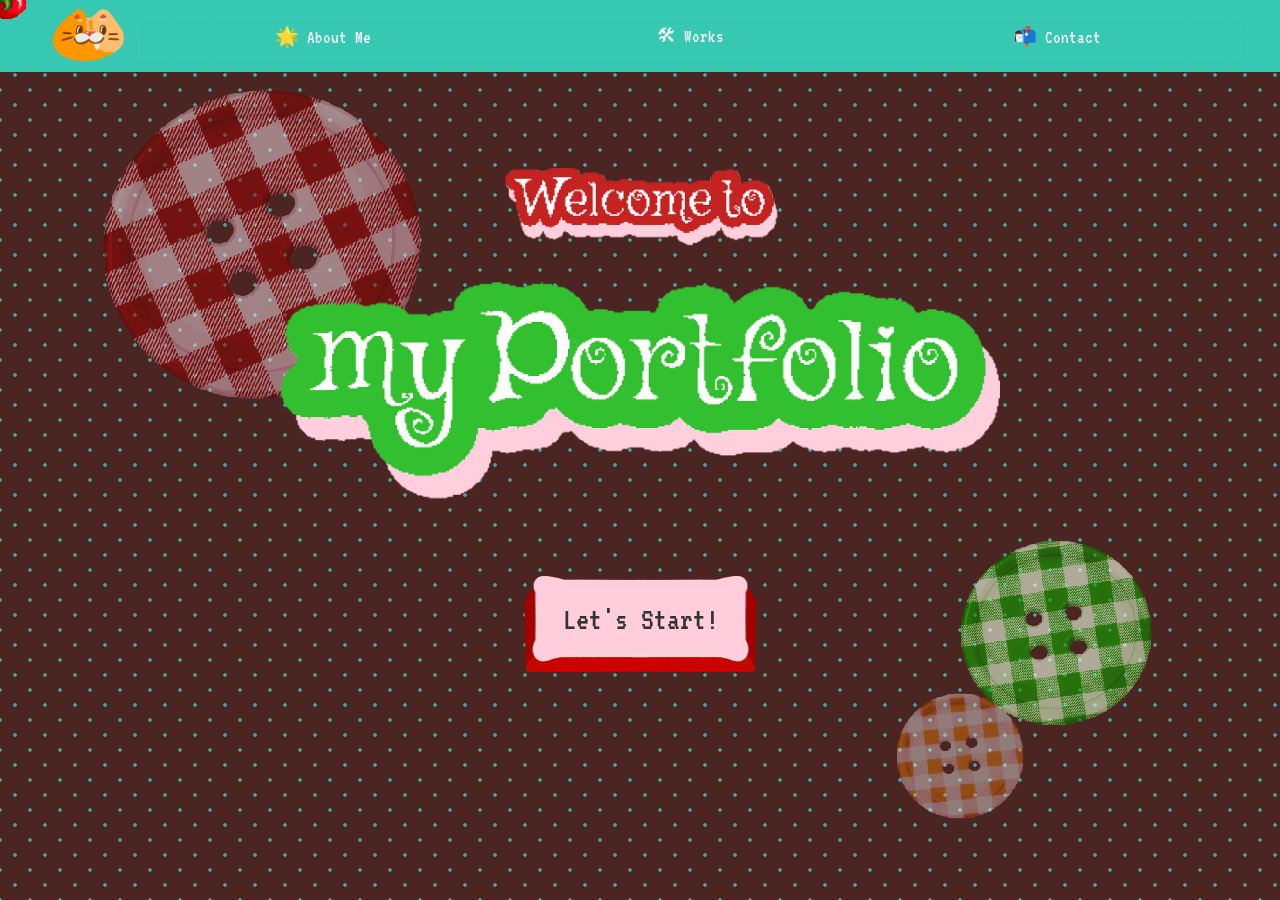
<file: index.html>
<!DOCTYPE html>
<html lang="en">
  <head>
    <meta charset="UTF-8" />
    <meta name="viewport" content="width=device-width, initial-scale=1.0" />
    <title>Pun's Folio</title>
    <link rel="stylesheet" href="styles.css" />
    <link rel="preconnect" href="https://fonts.googleapis.com" />
    <link rel="preconnect" href="https://fonts.gstatic.com" crossorigin />
    <link
      href="https://fonts.googleapis.com/css2?family=Aldrich&family=Almendra:ital,wght@0,400;0,700;1,400;1,700&family=Audiowide&family=DotGothic16&family=DynaPuff:wght@400..700&family=Griffy&family=Irish+Grover&family=Jacquard+12&family=Jockey+One&family=Love+Ya+Like+A+Sister&family=Russo+One&family=UnifrakturMaguntia&family=VT323&display=swap"
      rel="stylesheet"
    />
    <title>Hi! I'm Pun- a traditional and digital artist and illustrator who also loves to animate and create interactive experiences.</title>
    <meta name="Hello, world! I'm Pun. 
    I spend my days turning daydreams into 2D illustrations, obsessed with bringing chaos, whimsy, and cutesy stuff back to the web. 
    Right now, I'm on a quest to master Motion Graphics and  UI/UX — teaching my static drawings how to move and interact with the world. 
    My goal is to make the design weirder, cuter, and fun. 
    I also love to explore and practice all kinds of traditional art mediums whether it's oil pastel, gouache, oil paint, lino-cutting, silk painting, or tattooing. 
    I would describe my artstyles as sketchy, consisting of harsh strokes, no lines, and vibrant colors."
    content="A passionate artist and illustrator specializing in traditional and digital mediums, dedicated to creating whimsical and vibrant artworks while exploring motion graphics and UI/UX design.">
  </head>

  <body>
    
    <div id="npc-follower"><img src="images/cursor.png" alt="" /></div>
    <div class="sparkle"></div>
    <div class="container">
      <!-- Header -->
       <header>
     <!-- Dropdown Menu -->
       <a href="index.html"><div class="logo">
          <img src="main-images/fat-cat.png" alt="Pun's logo" /></div>
      </a>
        <div class="dropdown-wrapper">
          <button class="dropdown-btn">Menu ▼</button>
          <nav class="nav dropdown-menu" id="site-navigation">
            <a href="about.html">🌟 About Me</a>
            <a href="works.html">🛠 Works</a>
            <a href="contact.html">📬 Contact</a>
          </nav>
          
        </div>
     
      </header>
      <!-- Main Title -->
      <div id="deco-buttons">
        <img id="red-btn" src="main-images/red-btn.png" alt="red button" />
        <img id="yellow-btn" src="main-images/yellow-btn.png" alt="yellow button" />
        <img id="green-btn" src="main-images/green-btn.png" alt="green button" />
      </div>
      <div id="title">
        <img
          id="welcome-to"
          src="main-images/welcome-to.png"
          alt="welcome to"
        />
        <img
          id="my-portfolio"
          src="main-images/my-portfolio.png"
          alt="my portfolio"
        />
      
      <div id="start-exit-buttons">
    
    
    <div id="lets-start"> 
        <p id="lets-start-text">Let's Start!</p>
        <a href="about.html"><img src="main-images/exit.png" alt="let's start"></a>
    </div>
</div>
    </div>

    <script src="animate.js"></script>
  </body>
  <!-- Main Title -->
</html>
</file>
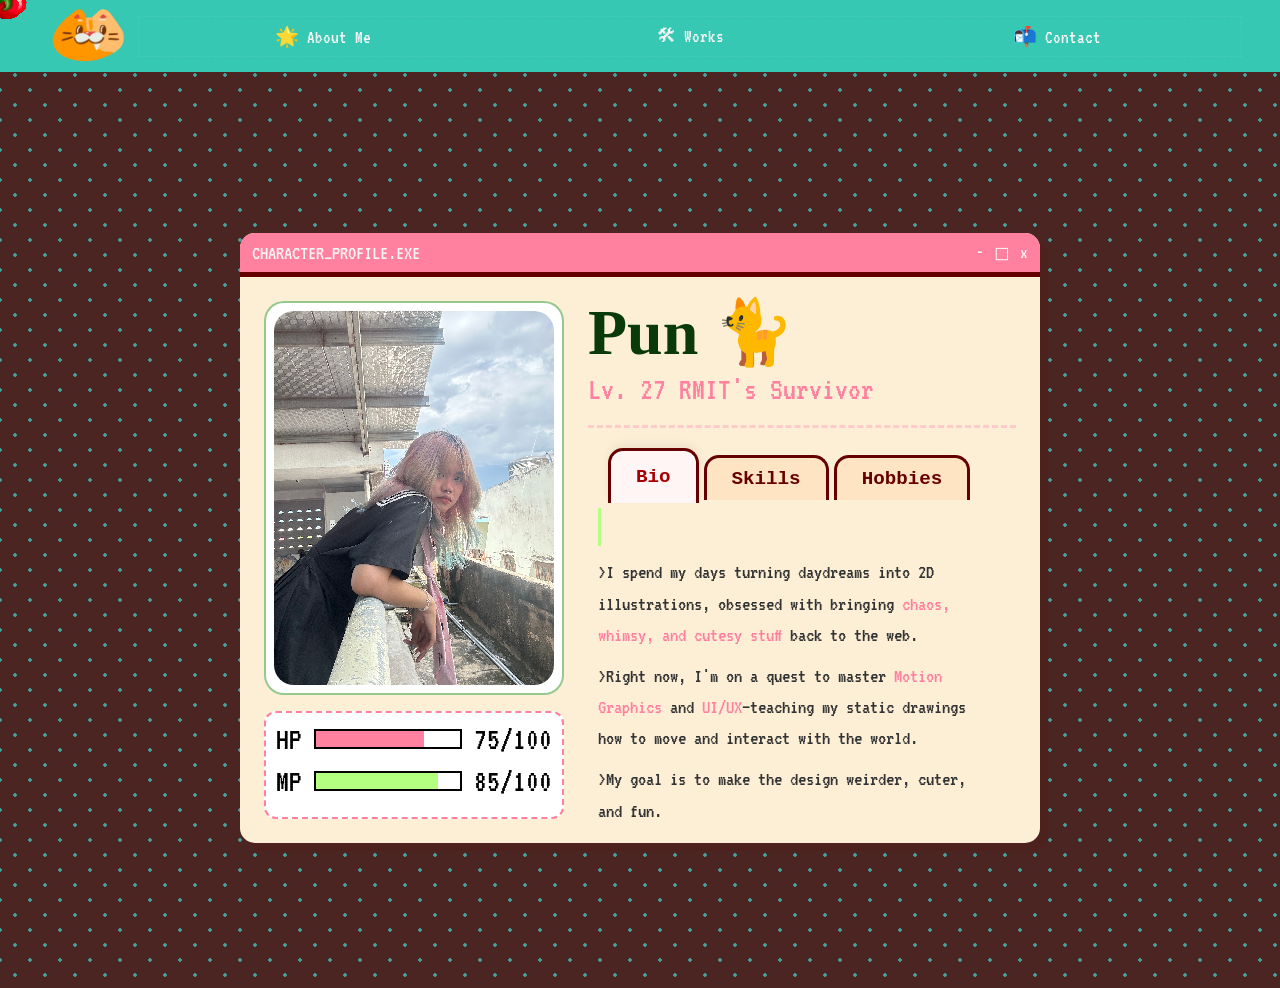
<file: about.html>
<!DOCTYPE html>
<html lang="en">
<head>
    <meta charset="UTF-8">
    <meta name="viewport" content="width=device-width, initial-scale=1.0">
    <title>Pun's Folio</title>
    <link rel="stylesheet" href="styles.css">
    <link href="https://fonts.googleapis.com/css2?family=DotGothic16&family=Rubik+Bubbles&family=VT323&family=UnifrakturMaguntia&display=swap" rel="stylesheet">
    <title>Hi! I'm Pun- a traditional and digital artist and illustrator who also loves to animate and create interactive experiences.</title>
    <meta name="Hello, world! I'm Pun. 
    I spend my days turning daydreams into 2D illustrations, obsessed with bringing chaos, whimsy, and cutesy stuff back to the web. 
    Right now, I'm on a quest to master Motion Graphics and  UI/UX — teaching my static drawings how to move and interact with the world. 
    My goal is to make the design weirder, cuter, and fun. 
    I also love to explore and practice all kinds of traditional art mediums whether it's oil pastel, gouache, oil paint, lino-cutting, silk painting, or tattooing. 
    I would describe my artstyles as sketchy, consisting of harsh strokes, no lines, and vibrant colors."
    content="A passionate artist and illustrator specializing in traditional and digital mediums, dedicated to creating whimsical and vibrant artworks while exploring motion graphics and UI/UX design.">
<body>
    <div id="npc-follower"><img src="images/cursor.png" alt=""></div>
    <div class="sparkle"></div>
    <div class="container">
        <!-- Header -->
        <header>
            <a href="index.html"><div class="logo">
            <img src="main-images/fat-cat.png" alt="Pun's logo"/> 
                </div></a>

            <!-- Dropdown Menu -->
            <div class="dropdown-wrapper">
                
                <button class="dropdown-btn">Menu ▼</button>
                <nav class="nav dropdown-menu" id="site-navigation">
                    <a href="about.html">🌟 About Me</a>
                    <a href="works.html">🛠 Works</a>
                    <a href="contact.html">📬 Contact</a>
                </nav>
                
            </div>
        </header>
<section id="about" class="about-section">
    
    <div class="character-card">
        
        <div class="window-header">
            <span>CHARACTER_PROFILE.EXE</span>
            <div class="window-controls">
    <span class="win-btn">-</span>
    <span class="win-btn max-btn" onclick="toggleMaximize(this)">◻</span> 
    <span class="win-btn close-btn" onclick="closeFolder('project-folio')">x</span>
</div>
        </div>
        <div id="retro-popup" class="retro-popup">
    <div class="popup-header">
        <span>SYSTEM_ERROR</span>
        <a href="about.html"><span id="x">X</span></a>
    </div>
    <div class="popup-body">
        <div class="error-icon">⚠️</div>
        <div class="error-msg">
            <p>Wait!!! You haven't finished looking at my portfolio yet!
               Do you really want to leave? 🥹
            </p>
            <a href="index.html"><button class="ok-btn">Yes</button></a>
            <a href="about.html"><button class="cancel-btn">I'll stay!!!</button></a>
        </div>
    </div>
        </div>
        <div class="rpg-content">
            <div class="avatar-container">
                <div class="pixel-frame">
                    <img src="aboutme-images/avatar.jpeg" alt="Pun's Avatar">
                </div>
                <div class="status-bars">
                    <div class="bar-row">
                        <span>HP</span>
                        <div class="bar-container"><div class="bar-fill hp" style="width: 75%;"></div></div>
                        <span>75/100</span>
                    </div>
                    <div class="bar-row">
                        <span>MP</span>
                        <div class="bar-container"><div class="bar-fill mp" style="width: 85%;"></div></div>
                        <span>85/100</span>
                    </div>
                </div>
            </div>

            <div class="info-container">
                <h2 class="char-name" style="font-family: Griffy,cursive;">Pun 🐈</h2>
                <p class="char-class" >Lv. 27 RMIT's Survivor</p>

                <div class="rpg-tabs">
                    <button class="tab-btn active" data-target="bio">Bio</button>
                    <button class="tab-btn" data-target="skills">Skills</button>
                    <button class="tab-btn" data-target="likes">Hobbies</button>
                </div>

                <div class="tab-content-wrapper">
                    
                    <div id="bio" class="tab-content active">
                         <p class="typewriter">
                         >Hello, world! I'm Pun. 👾
                         </p>
                         <p class="bio-text">
                         >I spend my days turning daydreams into 2D illustrations, obsessed with bringing <strong>chaos, whimsy, and cutesy stuff</strong> back to the web. 
                         </p>
                         <p class="bio-text">
                         >Right now, I'm on a quest to master <strong>Motion Graphics</strong> and <strong>UI/UX</strong>—teaching my static drawings how to move and interact with the world.
                         </p>
                         <p class="bio-text">
                         >My goal is to make the design weirder, cuter, and fun.
                         </p>
                         <p class="bio-text">
                         >I also love to explore and practice all kinds of traditional art mediums whether it's oil pastel, gouache, oil paint, lino-cutting, silk painting, or tattooing.
                         </p>  
                         <p class="bio-text">
                         >I describe my artstyles as sketchy, consisting of harsh strokes, no lines, and vibrant colors.
                         </p>
                    </div>
         
                    <div id="skills" class="tab-content">
                        <ul class="skill-list">
                            <li>> Illustration <span class="stars">★★★★★</span></li>
                            <li>> Traditional Arts & Crafts <span class="stars">★★★★★</span></li>
                            <li>> Graphic Design <span class="stars">★★★★★</span></li>
                            <li>> Motion Graphics/ Animation <span class="stars">★★★★☆</span></li>
                            <li>> UI/UX Design <span class="stars">★★★☆☆</span></li>
                            <li>> Cats'lover <span class="stars">♾️</span></li></ul>
                    </div>

                    <div id="likes" class="tab-content">
                        <div class="inventory-grid">
                            <div class="item" title="A fluffy companion">🐈<br><span>Catssss</span></div>
                            <div class="item" title="Fuel for coding">🍵<br><span>Matcha</span></div>
                            <div class="item" title="Retro consoles & handhelds">☘️<br><span>Cozy Games</span></div>
                            <div class="item" title="Nostalgic web design">🌐<br><span>Creative Websites</span></div>
                            <div class="item" title="Weird & cute things">🍄<br><span>Tattooing</span></div>
                            <div class="item" title="Weird & cute things">🎨<br><span>Arts & Crafts</span></div>
                        </div>
                    </div>

                </div>
            </div>
        </div>
    </div>
</section>
  <script src="animate.js">
  </script>
</body>
</html>
</file>
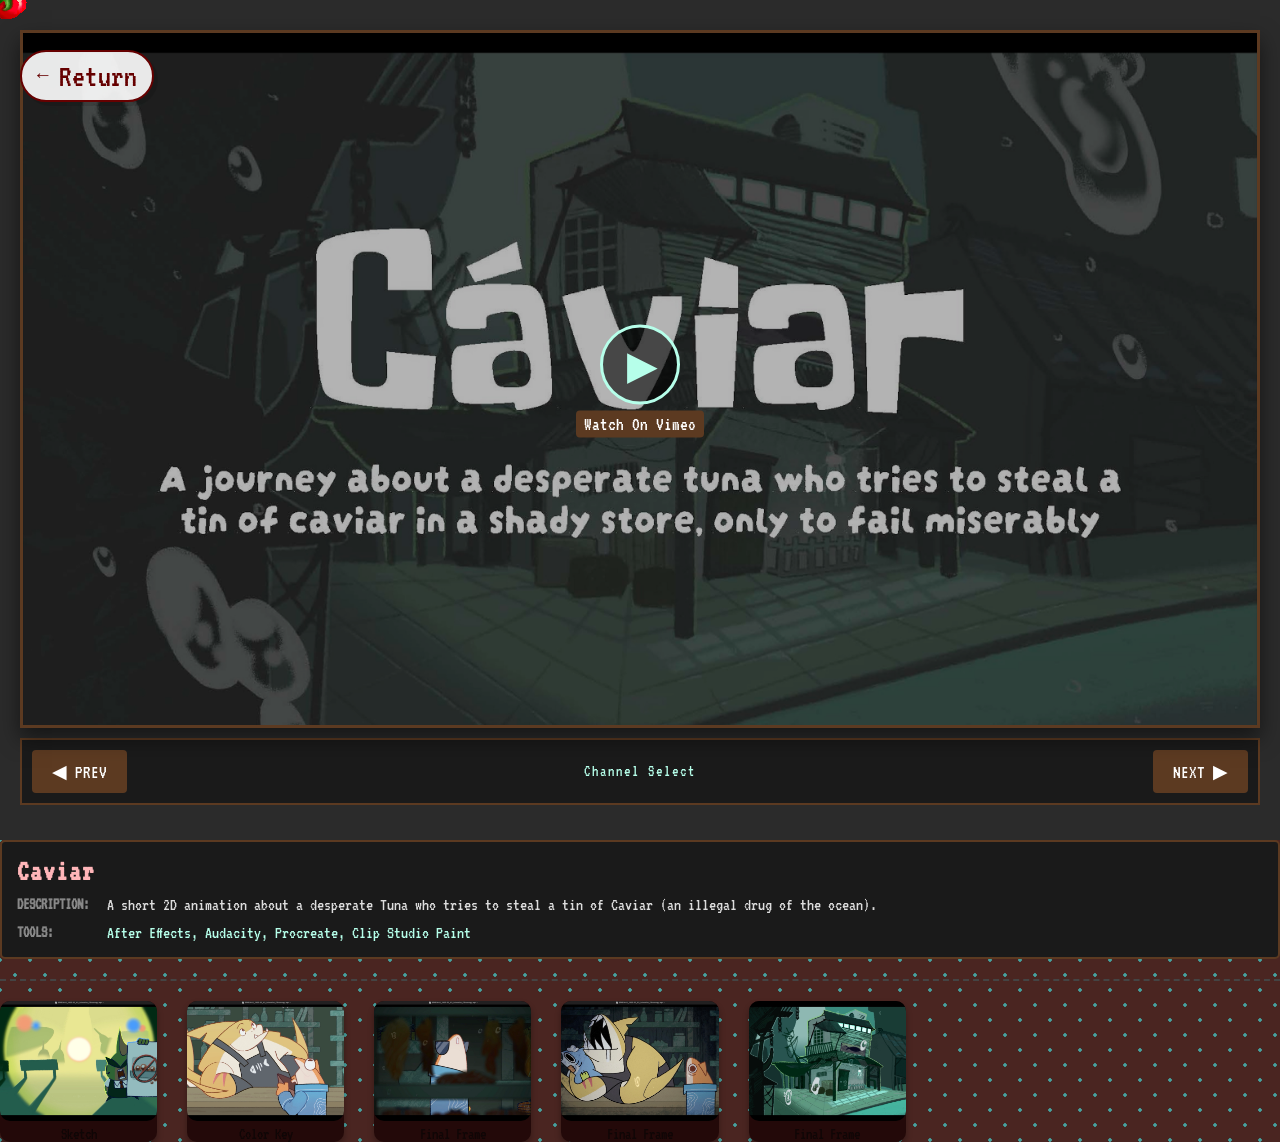
<file: animation.html>
<!DOCTYPE html>
<html lang="en">
  <head>
    <meta charset="UTF-8" />
    <meta name="viewport" content="width=device-width, initial-scale=1.0" />
    <title>Pun's Folio</title>
    <link rel="stylesheet" href="styles.css" />
    <link rel="preconnect" href="https://fonts.googleapis.com" />
    <link rel="preconnect" href="https://fonts.gstatic.com" crossorigin />
    <link
      href="https://fonts.googleapis.com/css2?family=Aldrich&family=Almendra:ital,wght@0,400;0,700;1,400;1,700&family=Audiowide&family=DotGothic16&family=DynaPuff:wght@400..700&family=Griffy&family=Irish+Grover&family=Jacquard+12&family=Jockey+One&family=Love+Ya+Like+A+Sister&family=Russo+One&family=UnifrakturMaguntia&family=VT323&display=swap"
      rel="stylesheet"
    />
     <title>Hi! I'm Pun- a traditional and digital artist and illustrator who also loves to animate and create interactive experiences.</title>
    <meta name="Hello, world! I'm Pun. 
    I spend my days turning daydreams into 2D illustrations, obsessed with bringing chaos, whimsy, and cutesy stuff back to the web. 
    Right now, I'm on a quest to master Motion Graphics and  UI/UX — teaching my static drawings how to move and interact with the world. 
    My goal is to make the design weirder, cuter, and fun. 
    I also love to explore and practice all kinds of traditional art mediums whether it's oil pastel, gouache, oil paint, lino-cutting, silk painting, or tattooing. 
    I would describe my artstyles as sketchy, consisting of harsh strokes, no lines, and vibrant colors."
    content="A passionate artist and illustrator specializing in traditional and digital mediums, dedicated to creating whimsical and vibrant artworks while exploring motion graphics and UI/UX design.">
    <style>
      header {
        display: none;
      }
      body {
        margin: 0;
        padding: 0;
        min-height: 100vh;
      }
    </style>
  </head>
  <body>
    <div id="npc-follower"><img src="images/cursor.png" alt="" /></div>
    <div class="sparkle"></div>
    <a href="works.html" class="back-btn">
      <span class="arrow">←</span> Return
    </a>

    <div id="window-cinema" class="project-window hidden">


      <div
        class="window-body"
        style="
          background-color: #2b2b2b;
          color: white;
          display: flex;
          flex-direction: row;
          gap: 20px;
        "
      >
        <div class="cinema-screen" style="max-width: 100%; width: 100%; top: 10px;">
          <a
            id="main-video-link"
            href="https://vimeo.com/manage/videos/1149119631"
            target="_blank"
          >
            <img
              id="main-preview-image"
              src="previews/caviar2.jpeg"
              alt="Click to Watch"
            />

            <div class="play-overlay">
              <div class="play-circle">
                <span class="play-icon">▶</span>
              </div>
              <span class="play-text">Watch On Vimeo</span>
            </div>
          </a>
        </div>
        <div class="mobile-nav">
          <button class="nav-arrow" onclick="navigatePlaylist(-1)">
            ◀ PREV
          </button>
          <span class="nav-label" style="text-align: center"
            >Channel Select</span
          >
          <button class="nav-arrow" onclick="navigatePlaylist(1)">
            NEXT ▶
          </button>
        </div>
      </div>
      <div class="cinema-playlist">
        <h3 class="retro-heading">> SELECT_TAPE:</h3>

        <div class="tape-grid">
          <button
            class="tape-btn active"
            onclick="updatePlayer('1149119631', 'previews/caviar2.jpeg', 'Caviar', 'A short 2D animation about a desperate Tuna who tries to steal a tin of Caviar (an illegal drug of the ocean).', 'Toon Boom Harmony', this)"
          >
            <span class="tape-icon">📼</span>
            <div class="tape-info">
              <strong>Caviar</strong>
              <span style="font-size: 0.8rem; color: #aaa"
                >Short 2D Animation</span
              >
            </div>
          </button>

          <button
            class="tape-btn"
            onclick="updatePlayer('1149123743', 'previews/morph1.jpeg', 'Morph', 'A traditional animation study on shape shifting and fluid transitions.', 'Pen on Paper', this, ['previews/morph2.jpeg', 'previews/morph3.jpeg', 'previews/morph4.jpeg', 'previews/morph5.jpeg'])"
          >
            <span class="tape-icon">📼</span>
            <div class="tape-info">
              <strong>Morph</strong>
              <span style="font-size: 0.8rem; color: #aaa"
                >Traditional Animation</span
              >
            </div>
          </button>

          <button
            class="tape-btn"
            onclick="updatePlayer('1149124198', 'previews/flavors2.jpeg', 'Flavors of Home', 'An animatic about a college student- studying far from home and her memories of home-cooked meals.', 'Procreate, After Effects', this, ['previews/flavors1.jpeg', 'previews/flavors2.jpeg', 'previews/flavors3.jpeg'])"
          >
            <span class="tape-icon">📼</span>
            <div class="tape-info">
              <strong>Flavors of Home</strong>
              <span style="font-size: 0.8rem; color: #aaa">Animatic</span>
            </div>
          </button>
        </div>
      </div>

      <div class="video-details-panel">
        <h2 id="video-title">Caviar</h2>
        <div class="details-grid">
          <div class="detail-row">
            <span class="label">DESCRIPTION:</span>
            <p id="video-desc">
              A short 2D animation about a desperate Tuna who tries to steal a tin of Caviar (an illegal drug of the ocean).
            </p>
          </div>
          <div class="detail-row">
            <span class="label">TOOLS:</span>
            <p id="video-tools" style="color: #b6ffea">After Effects, Audacity, Procreate, Clip Studio Paint</p>
          </div>
        </div>
      </div>
      <div class="preview-strip" id="screenshot-container">
        <div class="strip-item">
          <img src="previews/caviar1.jpeg" alt="Process 1" />
          <span class="strip-label">Sketch</span>
        </div>
        <div class="strip-item">
          <img src="previews/caviar3.jpeg" alt="Process 3" />
          <span class="strip-label">Color Key</span>
        </div>
        <div class="strip-item">
          <img src="previews/caviar4.jpeg" alt="Process 4" />
          <span class="strip-label">Final Frame</span>
        </div>
        <div class="strip-item">
          <img src="previews/caviar6.jpeg" alt="Process 6" />
          <span class="strip-label">Final Frame</span>
        </div>
        <div class="strip-item">
          <img src="previews/caviar8.jpeg" alt="Process 8" />
          <span class="strip-label">Final Frame</span>
        </div>
      </div>
    </div>
    <script src="animate.js"></script>
  </body>
</html>
</file>
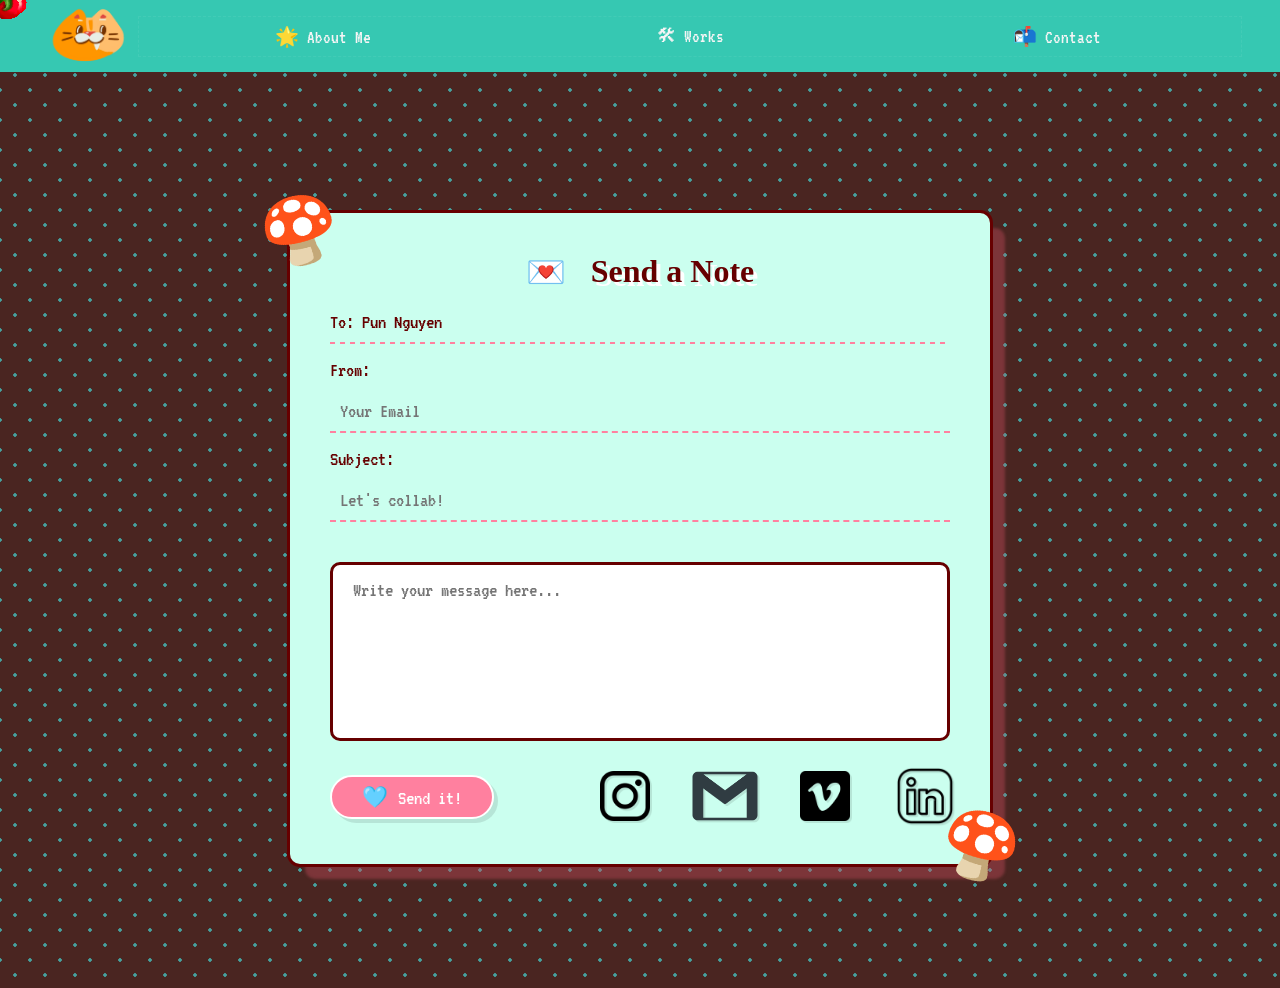
<file: contact.html>
<!DOCTYPE html>
<html lang="en">
  <head>
    <meta charset="UTF-8" />
    <meta name="viewport" content="width=device-width, initial-scale=1.0" />
    <title>Pun's Folio</title>
    <link rel="stylesheet" href="styles.css" />
    <link
      href="https://fonts.googleapis.com/css2?family=DotGothic16&family=Rubik+Bubbles&family=VT323&family=UnifrakturMaguntia&display=swap"
      rel="stylesheet"
    />
     <title>Hi! I'm Pun- a traditional and digital artist and illustrator who also loves to animate and create interactive experiences.</title>
    <meta name="Hello, world! I'm Pun. 
    I spend my days turning daydreams into 2D illustrations, obsessed with bringing chaos, whimsy, and cutesy stuff back to the web. 
    Right now, I'm on a quest to master Motion Graphics and  UI/UX — teaching my static drawings how to move and interact with the world. 
    My goal is to make the design weirder, cuter, and fun. 
    I also love to explore and practice all kinds of traditional art mediums whether it's oil pastel, gouache, oil paint, lino-cutting, silk painting, or tattooing. 
    I would describe my artstyles as sketchy, consisting of harsh strokes, no lines, and vibrant colors."
    content="A passionate artist and illustrator specializing in traditional and digital mediums, dedicated to creating whimsical and vibrant artworks while exploring motion graphics and UI/UX design.">
  </head>

  <body>
    <div id="npc-follower"><img src="images/cursor.png" alt="" /></div>
    <div class="sparkle"></div>
    <div class="container">
      <!-- Header -->
      <header>
        <a href="index.html"
          ><div class="logo">
            <img src="main-images/fat-cat.png" alt="Pun's logo" /></div
        ></a>
        <!-- Dropdown Menu -->
        <div class="dropdown-wrapper">
          <button class="dropdown-btn">Menu ▼</button>
          <nav class="nav dropdown-menu" id="site-navigation">
            <a href="about.html">🌟 About Me</a>
            <a href="works.html">🛠 Works</a>
            <a href="contact.html">📬 Contact</a>
          </nav>
        </div>
      </header>
     
        <section id="contact" class="contact-section">
           <form
        action="https://formspree.io/f/mykyzjjp"
        method="POST"
        class="letter-container">

            <div class="washi-tape"></div>

            <div class="stationery-paper">
              <div class="letter-header">
                <span class="stamp-icon">💌</span>
                <h2>Send a Note</h2>
              </div>

              <div class="form-group">
                <label>To: Pun Nguyen</label>
                <div class="cute-divider"></div>
              </div>

              <div class="form-group">
                <label>From:</label>
                <input
                  type="email"
                  name="email"
                  placeholder="Your Email"
                  class="cute-input"
                  required
                />
              </div>

              <div class="form-group">
                <label>Subject:</label>
                <input
                  type="text"
                  name="subject"
                  placeholder="Let's collab!"
                  class="cute-input"
                />
              </div>

              <div class="message-group">
                <textarea
                  name="message"
                  class="cute-textarea"
                  placeholder="Write your message here..."
                  required
                ></textarea>
              </div>

              <div class="letter-footer">
                <button type="submit" id="send-btn" class="heart-btn">
                  <span class="btn-icon">🩵</span>Send it!
                </button>
                <div class="decor-sticker">
                  <a
                    href="https://www.instagram.com/nhoamnhoam.chocomint/"
                    target="_blank"
                    ><img src="previews/instagram.png" alt="instagram"
                  /></a>
                  <a href="mailto:nguyennann123@gmail.com"
                    ><img
                      src="previews/mail.png"
                      style="transform: scale(1.3)"
                      alt="gmail"
                  /></a>
                  <a
                    href="https://vimeo.com/user252311436?fl=pp&fe=sh"
                    target="_blank"
                    ><img src="previews/vimeo.png" alt="vimeo"
                  /></a>
                  <a
                    href="https://www.linkedin.com/in/th%C3%BAy-an-nguy%E1%BB%85n-710629292/"
                    target="_blank"
                    ><img
                      src="previews/linkedin.png"
                      style="transform: scale(1.2)"
                      alt="linkedin"
                  /></a>
                </div>
              </div>

            <div class="bg-decoration-1">🍄</div>
            <div class="bg-decoration-2">🍄</div>
           </form>
        </section>
    <script src="animate.js"></script>
  </body>
</html>
</file>
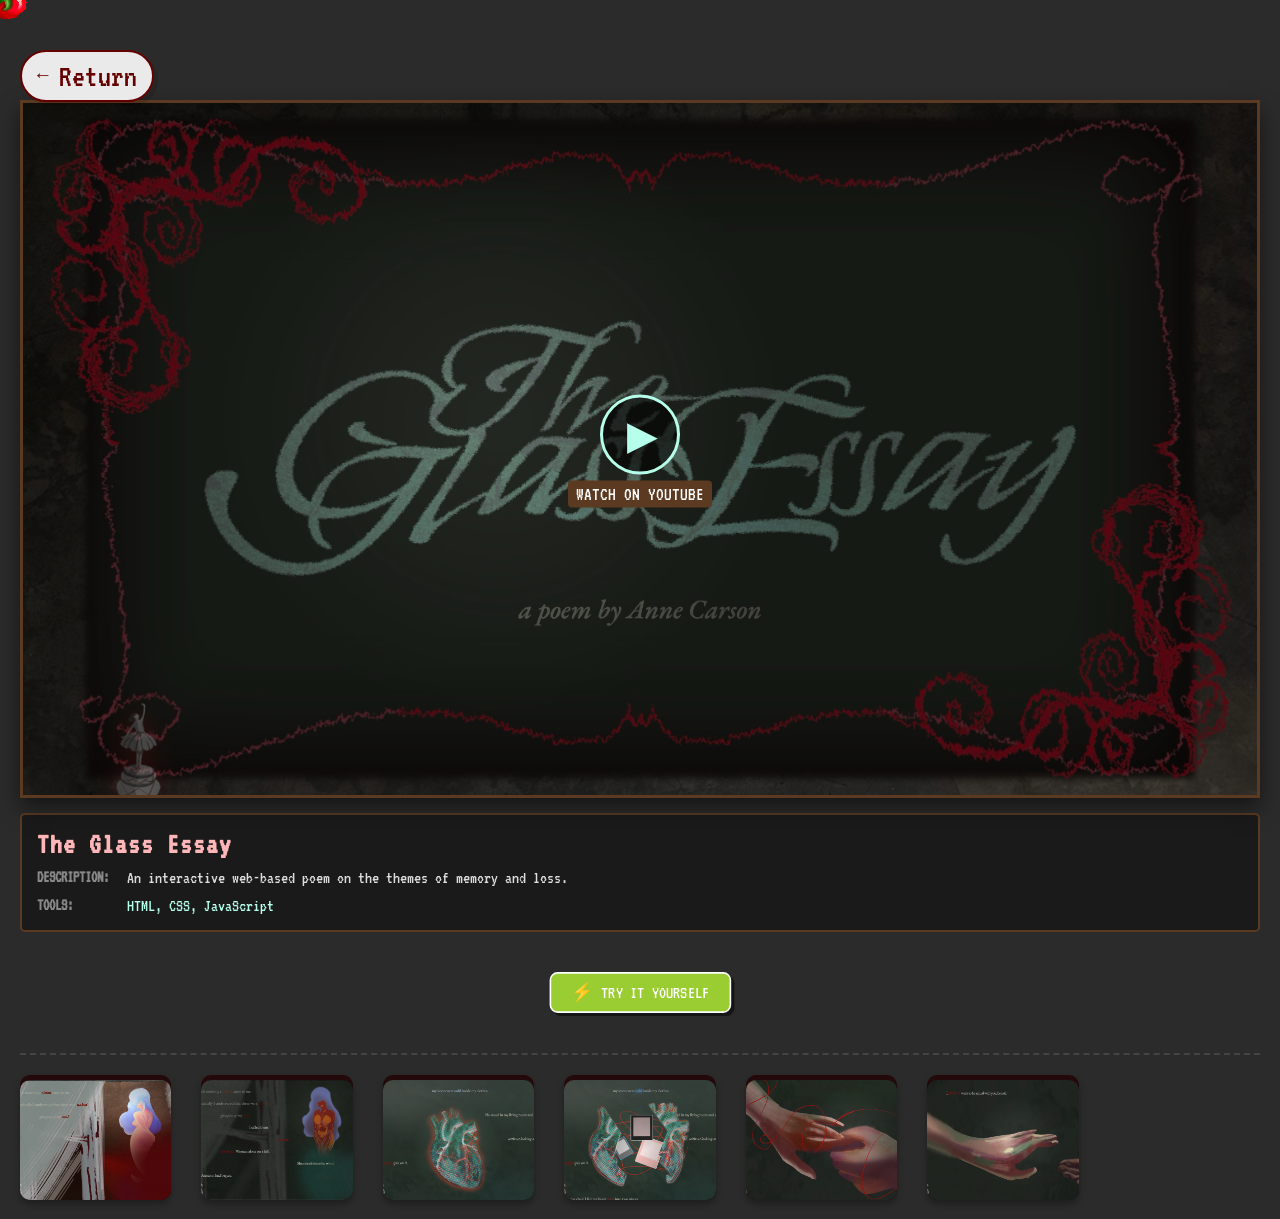
<file: webdev.html>
<!DOCTYPE html>
<html lang="en">
  <head>
    <meta charset="UTF-8" />
    <meta name="viewport" content="width=device-width, initial-scale=1.0" />
    <title>Pun's Folio</title>
    <link rel="stylesheet" href="styles.css" />
    <link rel="preconnect" href="https://fonts.googleapis.com" />
    <link rel="preconnect" href="https://fonts.gstatic.com" crossorigin />
    <link
      href="https://fonts.googleapis.com/css2?family=Aldrich&family=Almendra:ital,wght@0,400;0,700;1,400;1,700&family=Audiowide&family=DotGothic16&family=DynaPuff:wght@400..700&family=Griffy&family=Irish+Grover&family=Jacquard+12&family=Jockey+One&family=Love+Ya+Like+A+Sister&family=Russo+One&family=UnifrakturMaguntia&family=VT323&display=swap"
      rel="stylesheet"
    />
     <title>Hi! I'm Pun- a traditional and digital artist and illustrator who also loves to animate and create interactive experiences.</title>
    <meta name="Hello, world! I'm Pun. 
    I spend my days turning daydreams into 2D illustrations, obsessed with bringing chaos, whimsy, and cutesy stuff back to the web. 
    Right now, I'm on a quest to master Motion Graphics and  UI/UX — teaching my static drawings how to move and interact with the world. 
    My goal is to make the design weirder, cuter, and fun. 
    I also love to explore and practice all kinds of traditional art mediums whether it's oil pastel, gouache, oil paint, lino-cutting, silk painting, or tattooing. 
    I would describe my artstyles as sketchy, consisting of harsh strokes, no lines, and vibrant colors."
    content="A passionate artist and illustrator specializing in traditional and digital mediums, dedicated to creating whimsical and vibrant artworks while exploring motion graphics and UI/UX design.">
  </head>
  <body>
    <div id="npc-follower"><img src="images/cursor.png" alt="" /></div>
    <div class="sparkle"></div>
    <a href="works.html" class="back-btn">
    <span class="arrow">←</span> Return
    </a>

    <div id="window-cinema" class="project-window hidden">
      <div
        class="window-body">
        <div class="cinema-screen" style="max-width: 100%; width: 100%; margin-top: 80px;">
          <a
            id="main-video-link"
            href="https://youtu.be/eB6poxOjdf4?si=KzCN4va78ehw2S0W"
            target="_blank"
          >
            <img
              id="main-preview-image"
              src="previews/essay1.jpeg"
              alt="Click to Watch"
            />

            <div class="play-overlay">
              <div class="play-circle">
                <span class="play-icon">▶</span>
              </div>
              <span class="play-text">WATCH ON YOUTUBE</span>
            </div>
          </a>
        </div>

        <div class="video-details-panel">
          <h2 id="video-title">The Glass Essay</h2>
          <div class="details-grid">
            <div class="detail-row">
              <span class="label">DESCRIPTION:</span>
              <p id="video-desc">
                An interactive web-based poem on the themes of memory and loss.
              </p>
            </div>
            <div class="detail-row">
              <span class="label">TOOLS:</span>
              <p id="video-tools" style="color: #b6ffea">
                HTML, CSS, JavaScript
              </p>
            </div>
          </div>
        </div>
        <div class="action-row" style="scale: 0.8;">
          <a
            href="https://punpun-hatescoding.github.io/The-Glass-Essay/"
            target="_blank"
            class="try-btn"
          >
            <span class="blink-icon" style="text-align: center;">⚡</span> TRY IT YOURSELF
          </a>
        </div>
        <div class="preview-strip">
          <div class="strip-item">
            <span class="strip-label"></span>
            <img src="previews/essay3.jpeg" alt="Extra 1" />
          </div>
          <div class="strip-item">
            <span class="strip-label"></span>
            <img src="previews/essay2.jpeg" alt="Extra 3" />
          </div>
          <div class="strip-item">
            <span class="strip-label"></span>
            <img src="previews/essay4.jpeg" alt="Extra 2" />
          </div>
          <div class="strip-item">
            <span class="strip-label"></span>
            <img src="previews/essay5.jpeg" alt="Extra 3" />
          </div>
          <div class="strip-item">
            <span class="strip-label"></span>
            <img src="previews/essay7.jpeg" alt="Extra 3" />
          </div>
          <div class="strip-item">
            <span class="strip-label"></span>
            <img src="previews/essay8.jpeg" alt="Extra 3" />
          </div>
        </div>
      </div>
    </div>
    <script src="animate.js"></script>
  </body>
</html>
</file>
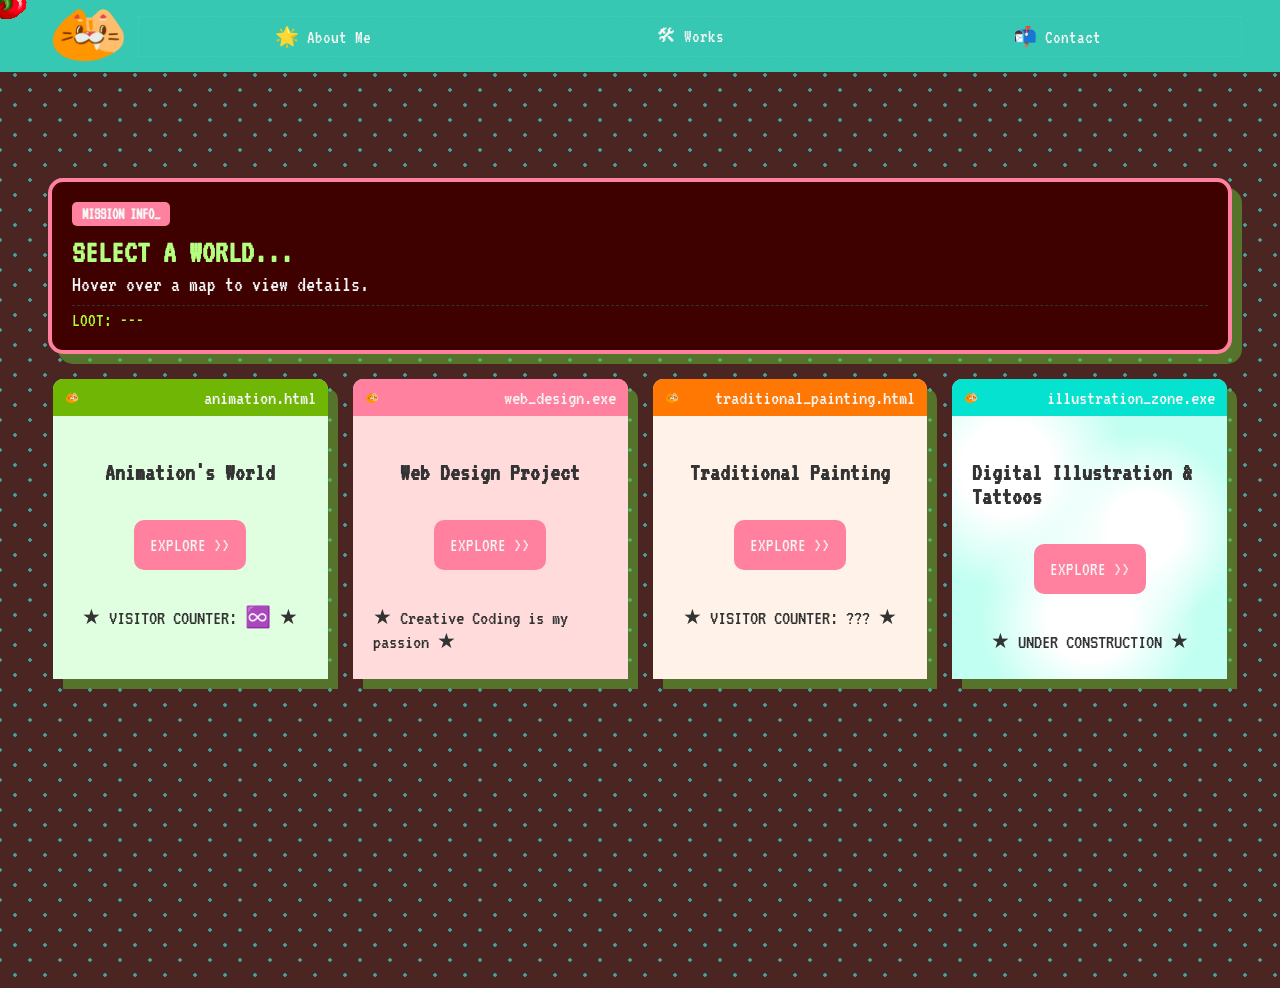
<file: works.html>
<!DOCTYPE html>
<html lang="en">
  <head>
    <meta charset="UTF-8" />
    <meta name="viewport" content="width=device-width, initial-scale=1.0" />
    <title>Pun's Folio</title>
    <link rel="stylesheet" href="styles.css" />
    <link
      href="https://fonts.googleapis.com/css2?family=DotGothic16&family=VT323&display=swap"
      rel="stylesheet"
    />
    <title>Hi! I'm Pun- a traditional and digital artist and illustrator who also loves to animate and create interactive experiences.</title>
    <meta name="Hello, world! I'm Pun. 
    I spend my days turning daydreams into 2D illustrations, obsessed with bringing chaos, whimsy, and cutesy stuff back to the web. 
    Right now, I'm on a quest to master Motion Graphics and  UI/UX — teaching my static drawings how to move and interact with the world. 
    My goal is to make the design weirder, cuter, and fun. 
    I also love to explore and practice all kinds of traditional art mediums whether it's oil pastel, gouache, oil paint, lino-cutting, silk painting, or tattooing. 
    I would describe my artstyles as sketchy, consisting of harsh strokes, no lines, and vibrant colors."
    content="A passionate artist and illustrator specializing in traditional and digital mediums, dedicated to creating whimsical and vibrant artworks while exploring motion graphics and UI/UX design.">
  </head>

  <body>
    <div id="npc-follower"><img src="images/cursor.png" alt="" /></div>
    <div class="sparkle"></div>

    <div class="container">
      <header>
        <a href="index.html"><div class="logo">
            <img src="main-images/fat-cat.png" alt="Pun's logo"/> 
                </div></a>

            <!-- Dropdown Menu -->
            <div class="dropdown-wrapper">
                
                <button class="dropdown-btn">Menu ▼</button>
                <nav class="nav dropdown-menu" id="site-navigation">
                    <a href="about.html">🌟 About Me</a>
                    <a href="works.html">🛠 Works</a>
                    <a href="contact.html">📬 Contact</a>
                </nav>
                
            </div>
      </header>

      <main class="works-section">
        <div class="level-select-container">
         <aside class="mission-briefing">
            <div class="briefing-tag">MISSION INFO_</div>
            <h3 id="brief-title">SELECT A WORLD...</h3>
            <p id="brief-desc">Hover over a map to view details.</p>
            <div class="brief-stats">
              LOOT: <span id="brief-loot">---</span>
            </div>
          </aside>  

          <div class="world-grid">
            <article
              class="world-card theme-forest"
              data-title="Animation"
              data-desc="Pun's 2D Animation Projects"
              data-loot="2D Animation, Animatic, Motion Design"
            >
            <img src="previews/illus10.jpeg" class="card-bg-img" alt="Forest Preview">
              <div class="win-bar">
                <div class="window-header-works forest">
                  <img src="main-images/fat-cat.png" class="win-icon" alt="" />
                  <span>animation.html</span>
                </div>
              </div>
              <div class="win-content">
                <h3>Animation's World</h3>
                <a href="animation.html" class="win-link"><button id="explore">EXPLORE >></button></a>
                <div class="marquee">
                  <span>★ VISITOR COUNTER: ♾️ ★</span>
                </div>
              </div>
            </article>

            <article
              class="world-card theme-space"
              data-title="Web Design"
              data-desc="Pun's Web Design Projects"
              data-loot="Visual Studio Code, UI/UX Design, Creative Coding"
            >
              <img src="previews/essay7.jpeg" class="card-bg-img" alt="Forest Preview">
              <div class="win-bar">
                <div class="window-header-works space">
                  <img src="main-images/fat-cat.png" class="win-icon" alt="" />
                  <span>web_design.exe</span>
    
                </div>
              </div>
              <div class="win-content">
                <h3>Web Design Project</h3>
                <a href="webdev.html" class="win-link"><button id="explore">EXPLORE >></button></a>
                <div class="marquee"><span>★ Creative Coding is my passion ★</span></div>
              </div>
            </article>
            <article
              class="world-card theme-tech"
              data-title="Traditional Painting"
              data-desc="Chaotic forest of weird creatures."
              data-loot="Oil Painting, Gouache, Oil Pastel, Portraiture"
            >
              <img src="previews/self-portrait.jpeg" class="card-bg-img" alt="Forest Preview">
              <div class="win-bar">
                <div class="window-header-works tech">
                  <img src="main-images/fat-cat.png" class="win-icon" alt="" />
                  <span>traditional_painting.html</span>
                </div>
              </div>
              <div class="win-content">
         
                <h3>Traditional Painting</h3>
                <a href="arts.html" class="win-link"> <button id="explore">EXPLORE >></button></a>
                <div class="marquee">
                  <span>★ VISITOR COUNTER: ??? ★</span>
                </div>
              </div>
            </article>
            <article
              class="world-card theme-clouds"
              data-title="Digital Illustration"
              data-desc="Pun's Digital Illustration Projects"
              data-loot="Procreate, Illustrator, Photoshop"
            >
              <img src="previews/illus7.jpeg" class="card-bg-img" alt="Forest Preview">
              <div class="win-bar">
                <div class="window-header-works clouds">
                  <img src="main-images/fat-cat.png" class="win-icon" alt="" />
                  <span>illustration_zone.exe</span>
                  
                </div>
              </div>
              <div class="win-content">
                <h3>Digital Illustration & Tattoos</h3>
                <a href="illus.html" class="win-link"><button id="explore">EXPLORE >></button></a>
                <div class="marquee"><span>★ UNDER CONSTRUCTION ★</span></div>
              </div>
            </article>
          </div>
        </div>
      </main>
    </div>
    <script src="animate.js"></script>
  </body>
</html>
</file>
<file: styles.css>
* {
  margin: 0;
  padding: 0;
  box-sizing: border-box;
}

.VT323 {
  font-family: "vt323", monospace;
  font-weight: 400;
  font-style: normal;
}
.griffy-regular {
  font-family: "Griffy", system-ui;
  font-weight: 400;
  font-style: normal;
}

html {
  /* 1. Makes the jump smooth instead of instant */
  scroll-behavior: smooth;
  /* 2. Offsets the scroll position */
  scroll-padding-top: 20px; /*this is for sticky header height*/
}
/* 3. Mobile Size Adjustment */
@media (max-width: 420px) {
  html {
    scroll-padding-top: 400px; /* bigger mobile header + padding */
  }
}
:root {
  /* Blend mode variables - change these to try different effects (e.g. screen, overlay, multiply, normal) */
  --overlay-blend: multiply;
  /* Define color and sizing variables */
  --background-color: #ffedcd;
  --primary-color: rgb(166, 0, 0);
  --secondary-color: #459f3791;
  --thirdary-color: #47240091;
  --dark-green: #0a390a;
  --dark-red: #660000;
  --pink: rgb(255, 128, 159);
  --yellowgreen: rgb(180, 255, 128);
  --paragraph-color: #47240091;
  --font-subheading-size: clamp(1rem, 4vw, 2rem);
  --font-size-base: clamp(1rem, 4vw, 1.3rem);
  --font-heading-size: clamp(1.5rem, 5vw, 2rem);
  --font-family-base: "vt323", monospace;
  --text-main: #333;
  /* Responsive heading size between 2rem and 4rem based on viewport width */
  --spacing-unit: 8px;
  --radius: 15px;
  --space: 2rem;
  --pattern-bg-color: #4a2521; /* The deep brown background */
  --pattern-dot-color: #46a19f; /* The teal/cyan dot color */

  /* Adjust sizes here to change the look pattern density.
               Desktop/Tablet default sizes:
            */
  --dot-radius: 1.5px; /* How big the dots are */
  --tile-size: 30px;
  /* Width reserved for the price column - keeps prices aligned */
  --price-col: clamp(4.5rem, 6.5vw, 6rem);
}

body {
  width: 100%;
  min-height: 100vh; /* changed height to min-height */
  overflow: visible;
  padding: 0;
  margin: 0;
  font-family: var(--font-family-base);
  cursor: grab;
  margin: 0;
  padding: 0;
  min-height: 100vh;
  background-color: var(--pattern-bg-color);
  background-image: radial-gradient(
      circle,
      var(--pattern-dot-color) var(--dot-radius),
      transparent calc(var(--dot-radius) + 0.5px)
    ),
    radial-gradient(
      circle,
      var(--pattern-dot-color) var(--dot-radius),
      transparent calc(var(--dot-radius) + 0.5px)
    );
  background-size: var(--tile-size) var(--tile-size);
  background-position: calc(var(--tile-size) / 2) calc(var(--tile-size) / 2),
    0 0;
}

@media (max-width: 400px) {
  body {
    height: auto; /* allow scrolling on mobile */
  }
}

/* ========================================= */
#npc-follower {
  position: fixed;
  width: 100px; /* Stays on screen even if you scroll */ /* Size of the emoji */
  pointer-events: none; /* CRITICAL: Lets you click through the character */
  z-index: 9999; /* Always on top */
  transition: transform 0.2s ease-out; /* The "lag" effect */
  image-rendering: pixelated;
  scale: 2;
}

#npc-follower img {
  width: 3.5rem;
  margin-left: 0;
  padding: 0;
}
.sparkle {
  position: fixed;
  width: 25px;
  height: 25px;
  background-image: url("images/sparkle.png");
  background-size: cover;
  background-color: transparent;
  transform: rotate(20deg);
  /* The animation definition */
  animation: sparkle-fall 2s ease-in-out forwards;
  mix-blend-mode: hard-light;
  z-index: 9999;
  pointer-events: none;
}

/* The animation keyframes: fade out, drop down, shrink */
@keyframes sparkle-fall {
  0% {
    opacity: 1;
    transform: translate(0, 0) scale(1);
  }
  50% {
    opacity: 0.7;
    transform: translate(var(--random-x), 75px) scale(0); /* Falls down 25px */
  }
  100% {
    opacity: 0;
    transform: translate(var(--random-x), 150px) scale(0); /* Falls down 50px */
  }
}

/* Main Container */

#container {
  position: relative;
  width: 100vw;
  height: auto;
  display: flex;
  flex-direction: column;
  align-items: center;
  overflow: hidden;
}

header {
  position: relative;
  display: flex;
  flex-direction: row;
  align-items: center;
  justify-content: space-between; /* Perfect for Logo -- Menu */
  top: 0;
  padding: 0.5rem 3vw;
  width: 100%;
  height: 4.5rem;
  margin: 0 auto;
  margin-bottom: 1rem;
  overflow: visible !important;
  background-color: rgb(54, 200, 178);
}

/* --- RESPONSIVE LOGO --- */
.logo {
  display: flex;
  justify-content: center;
  /* format: clamp(MIN, IDEAL, MAX) */
  width: clamp(70px, 15vw, 100px);
  height: auto;
  /* Remove margins to let Flexbox handle alignment in the header */
  margin: 0.5rem 0;
  padding: 0.5rem;
  z-index: 50; /* Ensure it stays above background */
}

.logo img {
  max-width: 100%; /* Fills the .logo container width */
  height: auto; /* Maintains aspect ratio */
  object-fit: contain;
  object-position: center center;
}

/* Dropdown Menu Styles */
/* =========================================
   1. DESKTOP STYLES (Default)
   Horizontal menu, No button, Always visible
   ========================================= */

.dropdown-wrapper {
  position: relative;
  display: flex;
  /* FIX 1: Ensure the wrapper itself fills the available space */
  width: 100%;
  align-items: center;
  justify-content: center;
  background-color: transparent;
  border-radius: 10px;
  z-index: 100;
  overflow: visible !important;
  margin-left: auto; /* This pushes the wrapper all the way to the right side */
}

/* HIDE the button on desktop */
.dropdown-btn {
  display: none;
}

/* Reset the menu to be a normal row */
.dropdown-menu {
  position: static;
  display: flex;
  flex-direction: row;
  /* FIX 2: Force the menu to stretch to 100% of the wrapper's width */
  width: 100%;

  /* FIX 3: Use 'space-evenly' for perfect gaps between all items and edges */
  justify-content: space-evenly;

  /* Override hiding properties */
  background-color: transparent;
  pointer-events: auto;
  overflow: visible;
  border: 1px dashed rgba(255, 255, 255, 0.06);
  z-index: 101;
}

/* Desktop Link Styles */
.dropdown-menu a {
  color: whitesmoke;
  text-decoration: none;
  font-family: var(--font-family-base);
  font-size: var(--font-size-base);
  padding: 0.5rem;
  transition: color 0.2s ease;
  display: flex;
  align-items: flex-start;
  /* Optional: Center text if links have different widths */
  justify-content: center;
  width: 100%;
}

.dropdown-menu a:hover {
  color: greenyellow;
}
#site-navigation a {
  gap: 1rem;
  font-size: clamp(1.2rem, 2vw, 1.7rem);
}

@media (max-width: 1000px) {
  .dropdown-menu a {
    padding: 0.5rem 2rem;
  }
}
/* HOVER / ACTIVE STATE (Popped Up Tab) */
.dropdown-menu a:hover {
  background-color: greenyellow;
  color: var(--text-main);
  border: 3px solid whitesmoke;
  /* Lift the tab up slightly */
  transform: translateY(-4px);

  /* Brighten the border */

  border-radius: 10px 10px 10px 10px;
  /* Add a shadow to make it pop */
  box-shadow: 0px -4px 18px rgba(21, 0, 0, 0.2);
  z-index: 100;
}

/* Navigation specific font sizing */
#site-navigation a {
  font-size: clamp(1.2rem, 1.5vw, 1.5rem);
}
/* =========================================
   2. MOBILE STYLES (Max-width: 640px)
   FIXED: Menu floats absolute so logo doesn't move
   ========================================= */

@media (max-width: 620px) {
  header {
    /* Ensure header can grow if needed */
    height: 4rem;
    padding: 0.5rem 1rem;
    position: relative;
    margin-bottom: 1.4rem;
  }
  .nav-toggle {
    margin-top: 0;
    transform: translateY(-5px); /* Pulls it up slightly */
  }

  .dropdown-wrapper {
    /* This keeps the wrapper small, fitting only the button */
    position: relative;
    align-items: flex-end;
    flex-direction: column;
    width: 100%;
    background-color: transparent;
    margin-left: 0; /* Reset left margin for mobile */
    z-index: 2000; /* Ensure it stays above other elements */
    overflow: visible !important;
  }

  /* SHOW the button */
  .dropdown-btn {
    display: block;
    background-color: var(--yellowgreen);
    color: var(--text-main);
    padding: 0.5rem 1rem;
    font-family: var(--font-family-base);
    font-size: clamp(0.8rem, 3vw, 1.2rem);
    cursor: pointer;
    border: none;
    border-radius: 10px;
    transition: background-color 0.3s ease;
    /* Width adjusted to look good next to logo */
    width: auto;
    min-width: 60px;
    text-align: center;
    align-items: center;
  }

  .dropdown-btn:hover {
    background-color: rgb(204, 255, 0);
  }
  /* APPLY the Dropdown Logic */

  .dropdown-menu {
    position: absolute;
    min-width: 150px;
    max-width: 20vw;
    background-color: var(--pink);

    /* CLOSED STATE: */
    max-height: 0;
    opacity: 0;
    overflow: hidden; /* <--- CRITICAL: Hide content when closed */
    pointer-events: none;
    transition: max-height 0.3s ease, opacity 0.3s ease;
    z-index: 2001;
    border-radius: 10px;
    flex-direction: column;
  }

  /* OPEN STATE: */
  .dropdown-menu.open {
    max-height: 200px;
    opacity: 1;
    overflow: visible; /* <--- CRITICAL: Show content when open */
    pointer-events: auto;
    padding: 1px 1px;
    z-index: 2001;
  }
  .dropdown-menu a {
    display: block;

    /* 1. Reduce padding (was 1rem) */
    padding: 1rem 1rem;

    /* 2. Force a smaller text size (overrides ID selectors) */
    font-size: 1rem !important;

    background-color: transparent;
    border-radius: 10px;
  }
  .dropdown-menu a:hover {
    background-color: var(--yellowgreen);
    color: var(--text-main);
  }
}
/* END of Dropdown Menu Styles */

/* ========================================= */
/* Main Title Container */
/* 1. Make the container a Flex column to center everything easily */
/* .main-title-container-1 {
  position: absolute; /* Keep this if you need it over a background 
  width: 100vw;
  height: 90vh; /* Takes up most of the viewport 
  top: 0;
  left: 0;
  display: flex;
  flex-direction: column;
  align-items: center; /* Centers items horizontally 
  justify-content: center; /* Centers items vertically 
  z-index: 10; /* Lets clicks pass through to background 
} */

/* 2. The wrapper for your two images */
#title {
  position: relative;
  width: 100vw;
  /* CHANGED: Let the height fit the content + some padding */
  height: auto;
  padding-top: 5rem; /* Manually control the top gap */
  padding-bottom: 5rem;
  display: flex;
  flex-direction: column;
  row-gap: 1rem;
  align-items: center;
}
@media (max-width: 450px) {
  #title {
    bottom: 0;
    padding-top: 2rem;
    padding-bottom: 1rem;
    row-gap: 2rem;
  }
}
/* 3. Style "Welcome To" */
#welcome-to {
  display: flexbox;
  width: 100%;
  max-width: 300px; /* Stop it from getting too huge on big screens */
  min-width: 150px; /* Stop it from getting too tiny on mobile */
  height: auto;
  margin-bottom: 1rem; /* Small space between this and the next image */
}

/* 4. Style "My Portfolio" */
#my-portfolio {
  display: flexbox;
  width: 100%;
  scale: 1.2;
  max-width: 600px;
  min-width: 280px;
  height: auto;
  margin-top: 0;
}

/* 5. Buttons Decorations */
.deco-buttons {
  display: block;
  position: absolute;
  width: 100%;
  height: 100%;
  top: 0;
  left: 0;
  z-index: 5;
}
.deco-buttons img {
  width: 100%;
  object-fit: contain;
  object-position: center center;
}
#red-btn {
  position: absolute;
  top: 10%;
  left: 8%;
  width: 25%;
  height: auto;
  opacity: 0.7;
  image-rendering: pixelated;
}
#green-btn {
  position: absolute;
  top: 60%;
  right: 10%;
  width: 15%;
  height: auto;
  image-rendering: pixelated;
}
#yellow-btn {
  position: absolute;
  bottom: 9%;
  left: 70%;
  width: 10%;
  opacity: 0.5;
  height: auto;
  image-rendering: pixelated;
}
@media (max-width: 800px) {
  .deco-buttons {
    display: none; /* Hide decorations on small screens */
  }
  #red-btn {
    top: 5%;
    left: 10%;
    width: 55%;
    height: auto;
    image-rendering: pixelated;
  }
  #green-btn {
    top: 5%;
    right: 10%;
    width: 35%;
    height: auto;
    image-rendering: pixelated;
  }
  #yellow-btn {
    bottom: 5%;
    left: 70%;
    width: 25%;
    height: auto;
    image-rendering: pixelated;
  }
}
#start-exit-buttons {
  display: flex;
  flex-direction: row; /* Side by side */
  justify-content: center;
  align-items: center;
  gap: 1rem; /* Space between the buttons */
  margin-top: 2rem;
}

#exit,
#lets-start {
  position: relative;
  width: auto;
  cursor: pointer;
  transform: scale(0.5); /* Adjust size: 1 = normal, 0.5 = half size */
  transition: transform 0.2s ease; /* Makes hover smooth */
}
@media (max-width: 450px) {
  #exit,
  #lets-start {
    transform: scale(0.7); /* Slightly smaller on small screens */
  }
}
/* Optional: Make them pop when hovered */
#exit:hover,
#lets-start:hover {
  transform: scale(0.55);
}

/* Ensure images don't have weird gaps */
#exit img,
#lets-start img {
  display: block;
  width: 100%;
  height: auto;
}

/* 3. Text Styling & Centering */
p#exit-text,
p#lets-start-text {
  position: absolute;
  /* CENTER THE TEXT OVER THE IMAGE */
  top: 45%;
  left: 50%;
  transform: translate(-50%, -50%);
  margin: 0; /* Remove default paragraph margins */
  width: 100%; /* Ensure text aligns relative to full width */
  font-size: clamp(3rem, 6vw, 4rem);
  font-family: VT323, monospace;
  color: var(--text-main);
  text-align: center;
  pointer-events: none; /* Lets clicks pass through text to the button */
  white-space: nowrap; /* Stops text from wrapping weirdly */
}

#exit:hover,
#lets-start:hover {
  transform: scale(0.55); /* Slightly larger on hover */
}
@media (max-width: 800px) {
  #welcome-to {
    width: 50%;
  }
  #my-portfolio {
    width: 80%;
  }
}

@media (max-width: 420px) {
  #welcome-to {
    width: 50%;
    padding-top: 4rem;
  }
  #my-portfolio {
    width: 80%;
  }
}

/* ========================================= */
/* RPG Character Card Styles */
/* About Section Styles */
.about-section {
  width: 100%;
  min-height: 100vh;
  display: flex;
  justify-content: center;
  align-items: center;
  padding: clamp(1rem, 6vw, 2rem);
  box-sizing: border-box;
  position: relative; /* Acts as the boundary for the draggable card */
  overflow: hidden;
}

/* The RPG Card Container */
.character-card {
  position: absolute;
  background-color: rgb(253, 239, 214);
  /* Create a pixelated shadow effect */
  box-shadow: 8px 8px 0px rgba(92, 23, 23, 0.2);
  width: 100%;
  max-width: 800px;
  border-radius: 15px; /* Slight rounding for a softer pixel look */
  overflow: hidden;
}

/* Window Header (Top Bar) */
.window-header {
  background-color: var(--pink);
  color: whitesmoke;
  padding: 8px 12px;
  display: flex;
  justify-content: space-between;
  align-items: center;
  font-size: var(--font-size-base);
  border-bottom: 5px solid var(--dark-red);
  cursor: grab; /* Shows the hand icon */
  user-select: none; /* Prevents highlighting text while dragging */
}

.window-header:active {
  cursor: grabbing; /* Closes the hand when clicking */
}

.window-controls {
  display: flex;
  align-items: center;
  justify-content: center;
  gap: 10px;
  font-size: 1.2rem;
}

.win-btn {
  cursor: pointer;
}
.win-btn:hover {
  color: yellowgreen;
}

/* 1. By default, HIDE the maximize button (Mobile/Tablet/Laptop) */
.win-btn.max-btn {
  display: none !important;
}

/* 2. Only SHOW it if the screen is huge (1440px+) */
@media (min-width: 1250px) {
  .win-btn.max-btn {
    display: inline-block !important;
  }
}

/* Layout Grid */
.rpg-content {
  display: grid;
  grid-template-columns: 300px 1fr; /* Fixed width for left col, rest for right */
  padding: 24px;
  gap: 24px;
}

/* --- Left Column: Avatar & Stats --- */
.avatar-container {
  display: flex;
  flex-direction: column;
  gap: 16px;
}

.pixel-frame {
  width: 100%;
  /* A double border effect */
  border: 2px solid var(--secondary-color);
  border-radius: 20px;
  padding: 8px;
  background: #fff;
}

.pixel-frame img {
  width: 100%;
  border-radius: 20px;
  height: auto;
  display: block;
  image-rendering: pixelated; /* Ensures pixel art stays crisp */
}

/* HP/MP Bars */
.status-bars {
  font-size: var(--font-heading-size);
  border: var(--pink) 2px dashed;
  padding: 10px;
  border-radius: 12px;
  background: white;
}
.bar-row {
  display: flex;
  align-items: center;
  justify-content: center;
  gap: 12px;
  margin-bottom: 10px;
}
.bar-container {
  flex-grow: 1; /* Bars take up remaining space */
  background: #ffffff;
  height: 20px;
  border: 2px solid #000;
  position: relative;
}
.bar-fill {
  height: 100%;
  position: absolute;
  top: 0;
  left: 0;
}
.bar-fill.hp {
  background: var(--pink);
} /* Red for HP */
.bar-fill.mp {
  background: var(--yellowgreen);
} /* Blue for MP */

/* --- Right Column: Info & Tabs --- */
.info-container {
  display: flex;
  flex-direction: column;
}

.char-name {
  font-size: 4rem;
  line-height: 1;
  margin: 0 0 8px 0;
  color: var(--dark-green);
}
.char-class {
  color: var(--pink);
  font-size: var(--font-subheading-size);
  margin: 0 0 20px 0;
  border-bottom: 3px dashed #ffcaca;
  padding-bottom: 20px;
}
/* =========================================
   RPG TABS (File Folder Style)
   ========================================= */

/* Container for the tabs */
.rpg-tabs {
  display: flex;
  align-items: flex-end; /* Align to bottom so they grow upwards */
  gap: 5px; /* Default gap */
  margin-bottom: 0; /* Remove margin, they sit directly on the content */
  padding-left: 20px;
  height: 50px; /* Reserve space for the tabs popping up */
  position: relative;
  z-index: 5; /* Behind the content box slightly? No, on top usually */
  top: 2px; /* Slight overlap with content border */
}

/* The Individual Tab Buttons */
.tab-btn {
  background-color: #ffe4c4; /* Light folder color */
  border: 3px solid var(--dark-red);
  border-bottom: none; /* Connect to body */
  border-radius: 15px 15px 0 0; /* Round top corners */

  font-family: var(--font-pixel, monospace);
  font-size: 1.2rem; /* BIGGER TEXT */
  color: var(--dark-red);
  font-weight: bold;

  padding: 10px 25px; /* BIGGER CLICK AREA */
  cursor: pointer;
  position: relative;
  transition: all 0.3s cubic-bezier(0.25, 0.8, 0.25, 1); /* Bouncy transition */
  transform-origin: bottom center;
}

/* Hover Effect */
.tab-btn:hover {
  background-color: #fff0d6;
  padding-bottom: 15px; /* Grow slightly */
  transform: translateY(-5px);
}

/* Active State (The selected tab) */
.tab-btn.active {
  background-color: #fff5f5; /* Matches the content body background */
  color: var(--primary-color);
  padding-bottom: 15px; /* Taller */
  padding-top: 15px;
  z-index: 10; /* Bring to front */
  margin-bottom: -3px; /* Cover the border line of content */
  box-shadow: 0 -5px 10px rgba(0, 0, 0, 0.05);
}

/* =========================================
   DRAG REACTION ( The Magic Part )
   ========================================= */

/* Tab Content */
.tab-content {
  display: none;
}

/* 2. SHOW only the one with the 'active' class */
.tab-content.active {
  display: block;
}
/* Skills & Inventory Styles */
.skill-list {
  list-style: none;
  padding: 0;
  margin: 20px;
}
.skill-list li {
  margin-bottom: 25px;
  display: flex;
  justify-content: space-between;
  align-items: center;
  font-size: var(--font-size-base);
}
.stars {
  color: var(--pink);
  font-size: 1.5rem;
}

.inventory-grid {
  display: grid;
  grid-template-columns: repeat(auto-fill, minmax(100px, 1fr));
  gap: 16px;
}
.item {
  border: 3px dashed var(--yellowgreen);
  padding: 15px;
  margin-top: 30px;
  text-align: center;
  font-size: var(--font-size-base);
  color: var(--text-main);
  background: #ffffff;
  transition: transform 0.2s;
  cursor: help;
}
.item:hover {
  transform: scale(1.05);
  background: var(--pink);
  color: #ffffff;
}
.item:active {
  transform: scale(0.95);
}

/* --- Mobile Responsive --- */
@media (max-width: 800px) {
  .about-section {
    height: auto;
    min-height: auto;
    overflow: visible;
    padding: 20px 10px;
    display: block;
  }

  /* 2. Disable the "Floating/Draggable" behavior */
  .character-card {
    position: relative !important; /* Force it back into the page flow */

    /* Reset any positions set by the Drag JavaScript */
    top: auto !important;
    left: auto !important;
    transform: none !important;

    width: 100%;
    max-width: 100%;
    margin: 0 auto;

    box-shadow: none; /* Optional: simplify shadow for mobile */
  }
  .info-container {
    margin-top: -60px;
  }

  .window-header {
    cursor: none; /* Show normal cursor */
  }

  .rpg-content {
    grid-template-columns: 1fr; /* Stack avatar on top of info */
    gap: 10px;
    padding: 10px;
  }

  .avatar-container {
    max-width: 350px;
    height: 80%;
    margin: 0 auto;
    scale: 0.8;
  }

  #likes,
  .skill-list li,
  .item,
  .active {
    text-align: flex-start;
    font-size: calc(var(--font-size-base));
    margin-bottom: 10px;
    padding: 20px;
  }
  .rpg-tabs {
    scale: 0.8;
    justify-content: flex-start;
    gap: 8px;
    padding-left: 10px;
    height: 10px;
    top: 15px;
  }
  .tab-btn {
    height: 35px;
    font-size: 1rem;
    top: -12px;
  }
  .char-name {
    text-align: center;
    font-size: calc(var(--font-heading-size) * 1.75);
  }
  .char-class {
    text-align: center;
    font-size: var(--font-heading-size);
  }
}
/* --- RETRO POPUP STYLES --- */
span#x {
  font-size: 1.5rem;
  cursor: pointer;
  color: white;
}
span#x:hover {
  color: var(--pink);
}
.retro-popup {
  position: fixed;
  top: 50%;
  left: 50%;
  /* Start centered but hidden */
  transform: translate(-50%, -50%) scale(0);

  width: 300px;
  background: rgb(254, 241, 220); /* Classic Windows Grey */
  border: 3px solid #fff;
  border-radius: 10px;
  border-right-color: #000;
  border-bottom-color: #000;
  box-shadow: 4px 4px 10px rgba(0, 0, 0, 0.4);
  z-index: 99999; /* On top of EVERYTHING */
  font-family: "VT323", monospace;
  display: flex;
  flex-direction: column;

  /* We don't use display:none because we want to animate the transform */
  pointer-events: none;
  opacity: 0;
  transition: opacity 0.2s;
}

/* THE POPUP ANIMATION STATE */
.retro-popup.active {
  pointer-events: auto;
  opacity: 1;
  /* The bounce effect */
  animation: popup-bounce 0.4s cubic-bezier(0.175, 0.885, 0.32, 1.275) forwards;
}

@keyframes popup-bounce {
  0% {
    transform: translate(-50%, -50%) scale(0);
  }
  100% {
    transform: translate(-50%, -50%) scale(1);
  }
}

/* Header */
.popup-header {
  background: var(--dark-green);
  color: white;
  padding: 2px 5px;
  display: flex;
  justify-content: space-between;
  font-size: 1.2rem;
  border-top-left-radius: 7px;
  border-top-right-radius: 7px;
}

/* Body */
.popup-body {
  padding: 15px;
  display: flex;
  align-items: center;
  gap: 15px;
  color: white;
}

.error-icon {
  font-size: 2.5rem;
}

.error-msg p {
  font-size: 1.2rem;
  color: black;
  margin: 0 0 10px 0;
}

/* The OK Button */
.ok-btn {
  background: #675858;
  border: 3px solid #fff;
  border-right-color: #000;
  border-bottom-color: #000;
  padding: 5px 15px;
  font-family: inherit;
  color: white;
  font-size: 1.2rem;
  cursor: pointer;
}

.ok-btn:active {
  border: 2px solid #fa0000;
  border-right-color: #fff;
  border-bottom-color: #fff;
  transform: translate(1px, 1px);
}

.cancel-btn {
  background: var(--pink);
  border: 3px solid #fff;
  border-right-color: #000;
  border-bottom-color: #000;
  padding: 5px 15px;
  font-family: inherit;
  color: white;
  font-size: 1.2rem;
  cursor: pointer;
}
.cancel-btn:active {
  background-color: pink;
  border: 2px solid #000;
  border-right-color: #fff;
  border-bottom-color: #fff;
  transform: translate(1px, 1px);
}
/* --- BIO STYLES --- */
#bio.active {
  display: block; /* <--- Use block instead! */
  /* flex-direction: column; <--- DELETE THIS LINE (Block does this automatically) */

  max-height: 320px;
  overflow-y: auto;
  padding-right: 10px;
}
@media (max-width: 420px) {
  #bio.active {
    max-height: none;
    overflow-y: visible;
    padding-right: 0;
  }
}
.bio-text {
  margin-top: 5px;
  margin: 10px;
  line-break: normal;
  font-size: var(--font-size-base);
  line-height: 1.5;
  color: var(--text-main);
}

.bio-text strong {
  color: var(--pink);
  cursor: pointer;
  font-weight: 500;
}
/* --- CUSTOM CUTE SCROLLBAR --- */
/* The width of the scrollbar */
#bio::-webkit-scrollbar {
  width: 12px;
}

/* The background of the scrollbar rail */
#bio::-webkit-scrollbar-track {
  background: #fff5f5; /* Very light pink */
  border-radius: 6px;
  border: 1px solid #ffcaca;
}

/* The moving part of the scrollbar */
#bio::-webkit-scrollbar-thumb {
  background-color: var(--pink); /* Your pink variable */
  border-radius: 6px;
  border: 2px solid #fff5f5; /* Makes it look like a capsule */
}

/* Hover effect */
#bio::-webkit-scrollbar-thumb:hover {
  background-color: var(--primary-color);
}
/* RPG Dialogue Box */
.typewriter {
  font-size: var(--font-subheading-size);
  color: rgb(160, 0, 0);
  font-weight: 900;
  overflow: hidden; /* Hide text until typed */
  border-right: 3px solid var(--yellowgreen); /* The cursor */
  white-space: nowrap; /* Keep on one line */
  margin: 10px;
  width: 0; /* Start at 0 width */
  animation: typing 5.5s steps(30, end) infinite,
    blink-caret 0.75s step-end infinite;
}

@keyframes typing {
  0% {
    width: 0;
  }

  45% {
    width: 100%;
  }

  70% {
    width: 100%;
  }

  100% {
    width: 0;
  }
}

@keyframes blink-caret {
  from,
  to {
    border-color: transparent;
  }
  50% {
    border-color: var(--secondary-color);
  }
}

@media (max-width: 450px) {
  .typewriter {
    white-space: normal; /* Allow wrapping */
    border-right: none; /* Remove cursor */
    width: 100%; /* Show all text immediately */
    animation: none; /* Disable animation */
  }
}

/* --- MAXIMIZE / FULLSCREEN MODE --- */

.is-maximized {
  /* Force width (85% of screen) */
  width: 95vw !important;
  height: 99vh !important;
  max-width: none !important;
  max-height: none !important;

  /* --- CENTERING LOGIC --- */
  /* 1. Move the left edge to the middle of the screen */
  left: 50% !important;
  top: 50% !important;
  /* 2. Pull the window back by half its own width to center it */
  /* We use translateX because height is 100vh (so vertical centering isn't needed) */
  transform: translateX(-50%) translateY(-50%) !important;

  /* 3. Ensure Top is 0 */

  margin: 0 !important;

  /* Ensure it sits on top of everything */
  z-index: 99999 !important;
  position: fixed !important;
}
/* Make sure the internal body stretches to fill the new space */
/* --- MAXIMIZED CONTENT STYLES --- */

.is-maximized .rpg-content {
  /* Was: 300px 1fr */
  grid-template-columns: 1fr 1fr !important;

  /* Center items vertically */
  align-items: center;

  /* Add space between Avatar and Text */
  gap: 50px;

  /* Ensure the grid actually fills the height of the window */
  height: 90%;
}

/* 2. Remove the size limits on the Text Box so it fills the right side */
.is-maximized #bio {
  max-width: none !important; /* Allow it to grow */
  width: 100%;

  /* Optional: Make the text box tall enough to read easily */
  max-height: 80vh !important;
}

/* 3. Center the Avatar/Stats in the left column */
.is-maximized .avatar-container {
  width: 100%;
  display: flex;
  flex-direction: column;
  align-items: center; /* Centers the image and bars */
  justify-content: center;
}

/* 4. Make the Avatar Image bigger in full screen (Optional) */
.is-maximized .pixel-frame {
  max-width: 400px; /* Make the picture larger */
}
.is-maximized .status-bars {
  /* 1. Use 100% of the column space, but cap it at a wider size for desktop */
  width: 100%;
  max-width: 500px; /* 300px is very small for Desktop. 500px looks more "Heroic" */

  /* 2. Don't force fixed height. Use padding so it grows if text gets bigger */
  height: auto;
  padding: 25px; /* Adds the "height" visually by adding breathing room */

  /* 3. Center the box itself in the column */
  margin: 0 auto;

  /* 4. Make text bigger to match the huge screen */
  font-size: 1.5rem;
}
/* FIX 3: Ensure the rows inside also stretch */
.is-maximized .bar-row {
  width: 100%;
  justify-content: space-between;
  align-items: center; /* Keeps HP left and Numbers right */
}

/* --- WORKS SECTION: LEVEL SELECT --- */

.works-section {
  width: 100%;
  min-height: 100vh;
  display: flex;
  justify-content: center;
  align-items: center;
  padding: clamp(0rem, 4vw, 3rem);
  color: var(--text-main);
}

.level-select-container {
  max-width: 1920px;
  min-height: 80vh;
  width: 100%;
  display: flex;
  flex-direction: column;
  gap: 20px;
}

.level-header {
  text-align: center;
  font-family: "VT323", monospace;
  background-color: transparent;
}

.level-header h2 {
  font-size: var(--font-heading-size);
  color: var(--yellowgreen);
  text-shadow: 4px 2px 0px #b23d3d;
  margin-bottom: 5px;
  left: 50%;
  transform: translateX(-50%);
  position: relative;
}

/* --- MISSION BRIEFING BOX --- */

.mission-briefing {
  background: #3f0000;
  border: 4px solid var(--pink);
  padding: 20px;
  font-family: "VT323", monospace;
  position: relative;
  min-height: 120px;
  border-radius: 15px;
  box-shadow: 10px 10px 0px rgba(96, 193, 52, 0.5);
}

.briefing-tag {
  background: var(--pink);
  border-radius: 5px;
  color: whitesmoke;
  display: inline-block;
  padding: 4px 10px;
  font-weight: bold;
  margin-bottom: 10px;
}

#brief-title {
  font-size: 2rem;
  color: var(--yellowgreen);
  margin: 0;
}

#brief-desc {
  font-size: 1.4rem;
  color: whitesmoke;
  margin: 5px 0;
}

.brief-stats {
  font-size: 1.2rem;
  color: greenyellow;
  margin-top: 10px;
  border-top: 1px dashed #333;
  padding-top: 5px;
}

#explore {
  display: block;
  background-color: var(--pink);
  color: whitesmoke;
  padding: 0.5rem 1rem;
  font-family: var(--font-family-base);
  font-size: clamp(0.8rem, 4vw, 1.2rem);
  cursor: pointer;
  border: none;
  border-radius: 10px;
  transition: background-color 0.3s ease;
  min-width: 100px;
  height: 50px;
  text-align: center;
  align-items: center;
}

#explore:hover {
  background-color: var(--yellowgreen);
  color: var(--text-main);
}
#explore:active {
  background-color: rgb(0, 225, 255);
  color: whitesmoke;
}
/* Mobile Tweaks */
@media (max-width: 420px) {
  .level-header h2 {
    font-size: 3rem;
  }
  .world-grid {
    grid-template-columns: 1fr;
  } /* Stack cards on phone */
}
/* --- THE MAP GRID --- */
/* --- THE GEOCITIES MAP GRID --- */
.world-grid {
  display: grid;
  grid-template-columns: repeat(auto-fit, minmax(220px, 1fr));
  gap: 25px;
  padding: 5px;
  margin-bottom: 50px;
  /* No border on the grid itself, the windows ARE the border */
}

.world-card {
  background: transparent;
  padding: 0px;
  font-family: "VT323", monospace;
  position: relative;
  height: 300px; /* Fixed height for uniformity */
  border-radius: 10px 10px 0 0;
  box-shadow: 10px 10px 0px rgba(96, 193, 52, 0.5);
  display: flex;
  flex-direction: column;
  transition: transform 0.2s, box-shadow 0.2s;
  position: relative;
}

.world-card:hover {
  box-shadow: 8px 8px 0px rgba(0, 0, 0, 0.5);
  scale: 1.02;
  z-index: 10;
}
.card-bg-img {
  position: absolute;
  top: 0;
  left: 0;
  width: 100%;
  height: 100%;
  object-fit: cover; /* Ensures image covers the whole card without stretching */

  opacity: 0;
  z-index: -10;

  /* Smooth fade and slow zoom effect */
  transition: opacity 0.2s ease, transform 3s ease;
  filter: grayscale(20%); /* Optional: adds a slight retro vibe */
}
.world-card:hover .card-bg-img {
  opacity: 1;
  border-radius: 10px;
}

.world-card:hover {
  background-color: #000;
  border-color: var(--pink); /* Highlight border color */
  scale: 1.05;
  margin-bottom: 20px;
}

.world-card:hover .win-content h3,
.world-card:hover .win-content span {
  color: var(--yellowgreen);
  margin: 0;
  font-size: var(--font-size-base);
  padding: 5px;

  text-align: center;
  line-height: 30px;
  border-radius: 10px;
  background-color: rgba(38, 38, 38, 0.588);
}

/* 2. The Title Bar (Blue Gradient) */
.window-header-works {
  background-color: var(--pink);
  border-radius: 10px 10px 0 0;
  color: whitesmoke;
  padding: 8px 12px;
  display: flex;
  justify-content: space-between;
  align-items: center;
  font-size: var(--font-size-base);
  z-index: 10;
}
.window-header-works.forest {
  background-color: rgb(112, 183, 5);
}
.window-header-works.space {
  background-color: var(--pink);
}
.window-header-works.tech {
  background-color: rgb(255, 120, 3);
}
.window-header-works.clouds {
  background-color: rgb(6, 226, 208);
}
.win-icon {
  width: 14px;
  height: 14px;
  margin-right: 5px;
}

/* --- THEMES (Fake Tiled Backgrounds) --- */

/* Forest: Green checkered pattern */
.theme-forest {
  background-color: #e0ffe0;
  background-size: 20px 20px;
  background-position: 0 0, 10px 10px;
}

/* Space: Black with stars */
.theme-space {
  background-color: #ffdbdb;
  /* background-image: radial-gradient(white 2px, transparent 1px),
    radial-gradient(white 2px, transparent 1px); */
  background-size: 50px 50px;
  background-position: 0 0, 25px 25px;
  color: var(--text-main);
  font-size: var(--font-size-base);
}

/* Tech: Grid lines */
.theme-tech {
  background-color: rgb(255, 242, 232);
  background-size: 10px 10px;
  color: var(--text-main);
}

/* Clouds: Blue with CSS clouds */
.theme-clouds {
  background-color: #c0fff1;
  background-image: radial-gradient(
      circle at 20% 30%,
      #ffffff 15%,
      transparent 40%
    ),
    radial-gradient(circle at 70% 50%, #ffffff 15%, transparent 40%),
    radial-gradient(circle at 50% 80%, #ffffff 15%, transparent 40%);
  background-position: 0 0;
  color: var(--text-main);
}

/* --- Content Styling --- */
.win-content {
  padding: 20px 20px 20px 20px;
  font-size: var(--font-size-base);
  z-index: 10;
  display: flex;
  flex-direction: column;
  align-items: center;
  justify-content: center;
  gap: 35px;
  height: auto;
  margin-top: 25px;
}

.center-img {
  font-size: 3rem;
  margin: 10px 0;
  animation: bounce 2s infinite;
}

.win-link {
  color: var(--pink);
  text-decoration: underline;
  font-size: var(--font-size-base);
  display: flex;
  flex-direction: column;
  align-items: center;
  justify-content: space-around;
  height: 100%;
  margin-bottom: auto; /* Pushes text to bottom */
}
.win-link:visited {
  color: rgb(110, 0, 64);
}
.win-link:active {
  color: greenyellow;
}

/* Mobile Tweaks */
@media (max-width: 420px) {
  .world-grid {
    grid-template-columns: 1fr; /* Stack 1 column on phone */
  }
  .geo-window {
    height: auto;
    min-height: 250px;
  }
}

/* --- CONTACT SECTION: WHIMSICAL STATIONERY --- */
.contact-section {
  width: 100%;
  min-height: 100vh;
  display: flex;
  justify-content: center;
  align-items: center;
  padding: 2rem;
  background: transparent;
}

/* The Paper Container */
.letter-container {
  position: relative;
  width: 100%;
  max-width: 700px;
  animation: float-paper 6s ease-in-out infinite;
}

/* The Main Paper */
.stationery-paper {
  background-color: rgb(203, 255, 239);
  border-radius: 10px;
  padding: 40px;
  box-shadow: 0 0 0 3px var(--dark-red), 15px 15px 3px rgba(200, 77, 95, 0.4);
  position: relative;
}

.letter-header {
  text-align: center;
  margin-bottom: 20px;
  font-family: griffy, cursive;
  font-size: calc(var(--font-heading-size) * 1.8);
  color: var(--pink);
  display: flex;
  justify-content: center;
  align-items: center;
  gap: 25px;
}

.letter-header h2 {
  font-size: var(--font-heading-size);
  font-family: griffy, cursive;
  margin: 0;
  text-shadow: 4px 4px 0px #fff;
  color: var(--dark-red);
}

.stamp-icon {
  font-size: var(--font-subheading-size);
  animation: spin-slow 10s linear infinite;
}

/* Form Styles */
.form-group {
  margin-bottom: 15px;
  font-family: "VT323", monospace;
  font-size: var(--font-size-base);
  color: var(--dark-red);
}

.cute-input {
  width: 100%;
  border: none;
  background: transparent;
  border-bottom: 2px dashed var(--pink);
  font-family: "VT323", monospace;
  font-size: var(--font-size-base);
  color: #555;
  margin-top: 10px;
  padding: 10px;
  outline: none;
  transition: border-color 0.3s;
}

.cute-input:focus {
  border-bottom: 2px solid var(--yellowgreen);
  color: var(--dark-red);
}

.cute-divider {
  width: 100%;
  height: 2px;
  background: repeating-linear-gradient(
    90deg,
    var(--pink) 0,
    var(--pink) 5px,
    transparent 5px,
    transparent 10px
  );
  margin: 10px 0;
}

/* The Lined Paper Text Area */
.message-group {
  margin-top: 40px;
  background: rgb(255, 255, 255); /* White box for text */
  border: 3px solid var(--dark-red);
  border-radius: 10px;
  padding: 10px;
  position: relative;
}

/* Create the "Notebook Lines" effect */
.cute-textarea {
  width: 100%;
  height: 150px;
  border: none;
  line-height: 30px; /* Matches the gradient lines */
  font-family: "VT323", monospace;
  font-size: var(--font-size-base);
  padding: 0 10px;
  outline: none;
  resize: none;
  color: var(--dark-red);
}

/* Footer & Button */
.letter-footer {
  display: flex;
  justify-content: space-between;
  align-items: center;
  margin-top: 30px;
  width: 100%;
}

.heart-btn {
  background: var(--pink);
  color: white;
  font-family: "VT323", monospace;
  font-size: var(--font-size-base);
  border: 2px solid white;
  border-radius: 30px;
  padding: 8px 30px;
  cursor: pointer;
  box-shadow: 4px 4px 0px rgba(0, 0, 0, 0.1);
  transition: transform 0.2s, box-shadow 0.2s;
  display: flex;
  align-items: center;
  gap: 10px;
}

.heart-btn:hover {
  transform: translateY(-3px) scale(1.05);
  box-shadow: 6px 6px 0px rgba(0, 0, 0, 0.1);
  background: var(--yellowgreen);
  color: var(--text-main);
}

.heart-btn:active {
  transform: translateY(0);
  box-shadow: 0 0 0;
}

@media (max-width: 550px) {
  .heart-btn {
    width: 40%;
    padding: 8px 20px;
    font-size: clamp(12px, 4vw, 16px);
  }
  .heart-btn span {
    display: none;
  }
}

.decor-sticker {
  display: flex;
  align-items: center;
  margin-left: 10px;
  gap: 50px;
  filter: drop-shadow(2px 2px 0px rgba(0, 0, 0, 0.1));
}
.decor-sticker img {
  width: clamp(10px, 10vw, 50px);
  height: auto;
  align-items: center;
  justify-content: center;
}

@media (max-width: 620px) {
  .decor-sticker {
    position: absolute;
    left: 32%;
    gap: 10px;
    scale: 0.8;
  }
}

/* Floating Decorations outside the paper */
.bg-decoration-1,
.bg-decoration-2 {
  position: absolute;
  font-size: 4rem;
  opacity: 1;
  z-index: 4;
  animation: float-medium 4s ease-in-out infinite;
}

.bg-decoration-1 {
  top: -20px;
  left: -30px;
  transform: rotate(-15deg);
}
.bg-decoration-2 {
  bottom: -20px;
  right: -30px;
  transform: rotate(15deg);
}

@keyframes float-paper {
  0%,
  100% {
    transform: translateY(0);
  }
  50% {
    transform: translateY(-15px);
  }
}

@keyframes spin-slow {
  0% {
    transform: rotate(0deg);
  }
  50% {
    transform: rotate(250deg);
  }
  100% {
    transform: rotate(360deg);
  }
}

/* Mobile Tweaks */
@media (max-width: 420px) {
  .stationery-paper {
    padding: 20px;
  }
  .letter-header h2 {
    font-size: 2rem;
  }
}

/* --- CINEMA SCREEN (Bigger & Centered) --- */
.cinema-screen {
  position: relative;
  width: 100%; /* Full width */
  max-width: none; /* REMOVED the 800px limit */
  margin: 0; /* Removed auto margins since it fills the space */

  aspect-ratio: 16 / 9;

  background: #000;
  border: 3px solid #5c3a21;
  overflow: hidden;
  box-shadow: 0 10px 20px rgba(0, 0, 0, 0.5);
}

/* Ensure inner items fit perfectly */
#main-video-link {
  display: block;
  width: 100%;
  height: 100%;
  text-decoration: none;
}

#main-preview-image {
  width: 100%;
  height: 100%;
  object-fit: cover;
  opacity: 0.7;
  transition: all 0.4s ease;
}

/* Play Button Styling */
.play-overlay {
  position: absolute;
  top: 50%;
  left: 50%;
  transform: translate(-50%, -50%);
  text-align: center;
  z-index: 10;
  pointer-events: none; /* Click passes through to link */
}

.play-circle {
  width: 80px;
  height: 80px;
  background: rgba(0, 0, 0, 0.6);
  border: 3px solid #b6ffea;
  border-radius: 50%;
  display: flex;
  justify-content: center;
  align-items: center;
  margin: 0 auto 10px auto;
  transition: transform 0.2s, background 0.2s;
}

.play-icon {
  font-size: 2.5rem;
  color: #b6ffea;
  margin-left: 5px; /* Optical center */
}

.play-text {
  font-family: "VT323", monospace;
  font-size: 1.2rem;
  color: #fff;
  background: #5c3a21;
  padding: 4px 8px;
  border-radius: 4px;
}

/* Hover Effects */
.cinema-screen:hover #main-preview-image {
  opacity: 1;
  transform: scale(1.02);
}
.cinema-screen:hover .play-circle {
  background: #b6ffea;
  transform: scale(1.1);
}
.cinema-screen:hover .play-icon {
  color: #5c3a21;
}

/* --- PLAYLIST & HEADINGS --- */
.retro-heading {
  font-family: "VT323";
  margin: 0 0 10px 0;
  color: #b6ffea;
  border-bottom: 2px dashed #555;
  padding-bottom: 5px;
}

.tape-grid {
  display: grid;
  grid-template-columns: repeat(auto-fill, minmax(180px, 1fr));
  gap: 10px;
  margin-bottom: 20px;
}

/* --- NEW: INFO BOX STYLES --- */
.video-details-panel {
  background: #1a1a1a;
  border: 2px solid #5c3a21;
  padding: 15px;
  font-family: "VT323", monospace;
  border-radius: 5px;
}

.video-details-panel h2 {
  margin: 0 0 10px 0;
  color: #ffb6b9; /* Pink title */
  font-size: 1.8rem;
  letter-spacing: 1px;
}

.details-grid {
  display: flex;
  flex-direction: column;
  gap: 8px;
}

.detail-row {
  display: flex;
  gap: 10px;
}

.label {
  color: #888;
  min-width: 80px;
  font-weight: bold;
}

.video-details-panel p {
  margin: 0;
  color: #ddd;
  font-size: 1.1rem;
}

/* --- EXTRA SCREENSHOTS GRID (Gallery Style) --- */
.preview-strip {
    /* 1. Use Grid instead of Flex */
    display: grid;
    /* Creates columns that fill space (min 150px wide) */
    grid-template-columns: repeat(auto-fill, minmax(150px, 1fr));
    gap: 30px; /* Space between items */

    margin-top: 20px;
    padding-top: 20px;
    border-top: 2px dashed #444; /* Separator from video */
    width: 100%;
}

/* The Card Container */
.strip-item {
    position: relative;
    cursor: pointer;
    background: #230909; /* Dark red frame */
    border-radius: 10px;
    box-shadow: 0 4px 6px rgba(0,0,0,0.3);
    
    /* Animation for "Lift" effect */
    transition: transform 0.3s ease, box-shadow 0.3s ease;
}

/* Hover Effect: Lift Up */
.strip-item:hover {
    transform: translateY(-5px); /* Moves up */
    box-shadow: 0 10px 15px rgba(0,0,0,0.5); /* Bigger shadow */
    z-index: 10;
}

/* The Image */
.strip-item img {
    width: 100%;
    height: 120px; /* Fixed height for uniformity */
    object-fit: cover; /* Crops image cleanly */
    display: block;
    border-radius: 10px;
    
}

/* Optional Label Styling */
.strip-label {
    display: block;
    font-family: 'VT323', monospace;
    font-size: 1rem;
    color: #0f0606;
    text-align: center;
    margin-top: 5px;
  
}

/* --- TRY IT YOURSELF BUTTON --- */
.action-row {
    margin-top: 20px;
    display: flex;
    justify-content: center; /* Aligns button to the left */
}

.try-btn {
    display: inline-flex;
    align-items: center;
    gap: 10px;
    cursor: pointer;
    /* Retro Button Look */
    background-color: yellowgreen; 
    color: white;
    font-family: 'VT323', monospace;
    font-size: 1.4rem;
    text-decoration: none;
    padding: 10px 25px;
    border: 2px solid white;
    border-radius: 10px;
    box-shadow: 4px 4px 0px rgba(0,0,0,0.5); /* Hard shadow */
    transition: all 0.2s ease;
}

/* Hover Effect: "Presses" the button down */
.try-btn:hover {
    transform: translate(2px, 2px); /* Moves down-right */
    box-shadow: 2px 2px 0px rgba(0,0,0,0.5); /* Shadow gets smaller */
    background-color: #ff6b9d; /* Slightly lighter pink */
}

/* Blinking Icon Animation */
.blink-icon {
    animation: blink 1s infinite;
}

@keyframes blink {
    0%, 100% { opacity: 1; }
    50% { opacity: 0; }
}
.mobile-nav {
  display: none;
}

.window-body {
  padding: 15px;
  flex-direction: column;
  gap: 15px;
}
.cinema-playlist {
  display: none; /* Hide playlist on small screens */
}
/* 3. Show & Style the Arrows */
.mobile-nav {
  display: flex;
  justify-content: space-between;
  align-items: center;
  background: #1a1a1a;
  border: 2px solid #5c3a21;
  padding: 10px;
  margin-bottom: 15px;
}

.nav-arrow {
  background: #5c3a21;
  color: white;
  border: none;
  font-family: "VT323", monospace;
  font-size: 1.2rem;
  padding: 10px 20px;
  cursor: pointer;
  border-radius: 4px;
}

.nav-arrow:active {
  background: #b6ffea;
  color: #5c3a21;
}

.nav-label {
  color: #b6ffea;
  font-family: "VT323", monospace;
  letter-spacing: 2px;
}

.details-grid {
  flex-direction: column;
  gap: 10px;
}
/* FORCE VERTICAL STACKING */
.window-body {
  display: flex !important;
  flex-direction: column !important; /* This forces Top-to-Bottom layout */
  gap: 15px;
  padding: 20px;
  background-color: #2b2b2b;
  color: white;
}

/* Ensure the screen takes full width */
.cinema-screen {
  width: 100% !important;
  max-width: 100% !important;
}

.cinema-playlist {
  display: none !important;
}

/* Ensure the mobile nav is visible on mobile */
.mobile-nav {
  display: flex !important;
}

/* --- ART GALLERY SECTION --- */

.minimal-gallery {
  width: 100%;
  max-width: 1400px; /* Limits width on huge screens */
  margin: 0 auto;
  padding: 40px 20px;
  min-height: 100vh;
}

.gallery-title {
  text-align: center;
  font-family: var(--font-family-base); /* Keep your retro font */
  font-size: 3rem;
  color: var(--dark-red);
  margin-bottom: 40px;
  opacity: 0.8;
}

/* --- THE GRID --- */
/* --- MASONRY LAYOUT (Pinterest Style) --- */
.gallery-grid {
  /* Create vertical columns */
  column-count: 3;
  column-gap: 30px; /* Space between columns */

  /* Optional: Ensure it fills the width */
  width: 100%;
}

/* Responsive: Reduce columns on smaller screens */
@media (max-width: 1000px) {
  .gallery-grid {
    column-count: 2;
  }
}
@media (max-width: 600px) {
  .gallery-grid {
    column-count: 1;
  }
}

/* --- ART ITEM CARD --- */
/* --- ART ITEM CARD (Base State) --- */
.art-item {
  /* CRITICAL: Prevents the card from being cut in half at the bottom of a column */
  break-inside: avoid;
  margin-bottom: 30px; /* Adds space at the bottom of each item */

  /* Keep your existing style */
  position: relative;
  cursor: pointer;
  border-radius: 8px;
  background: #fff;
  box-shadow: 0 4px 10px rgba(0, 0, 0, 0.05);

  /* Keep animation logic */
  opacity: 0;
  transform: translateY(30px);
  transition: opacity 0.6s ease-out, transform 0.6s ease-out,
    box-shadow 0.3s ease;
}

/* --- SCROLL ANIMATION VISIBLE STATE --- */
/* This class is added by JavaScript when the item appears on screen */
.art-item.visible {
  opacity: 1;
  transform: translateY(0);
}

/* --- IMAGE STYLING --- */
/* THE IMAGE FIX */
.art-item img {
  width: 100%; /* Fill the width of the card */
  height: auto; /* <--- THIS IS KEY: Allows height to adjust naturally */
  display: block; /* Removes weird gap at bottom */
  border-radius: 8px; /* Smooth corners */
}

/* --- HOVER EFFECTS --- */
.art-item:hover {
  /* Lift the card up */
  transform: translateY(-10px);
  /* Stronger shadow for depth */
  box-shadow: 0 15px 30px rgba(0, 0, 0, 0.2);
}

.art-item:hover img {
  /* Zoom the image in slightly */
  transform: scale(1.1);
}
/* Minimal Title on Hover (Optional) */
.art-info {
  padding: 15px;
  text-align: center;
  background: #fff;
}

.art-info h3 {
  margin: 0;
  font-size: 1.2rem;
  color: #333;
  font-weight: normal;
  font-family: var(--font-family-base);
}

/* --- CLEAN LIGHTBOX OVERLAY --- */
.lightbox-overlay {
  position: fixed;
  top: 0;
  left: 0;
  width: 100%;
  height: 100%;
  background: rgba(0, 0, 0, 0.85); /* Dark focus background */
  z-index: 99999;

  display: none; /* Hidden */
  justify-content: center;
  align-items: center;

  opacity: 0;
  transition: opacity 0.3s ease;
}

/* Show State */
.lightbox-overlay.active {
  display: flex;
  opacity: 1;
}

.lightbox-content {
  max-width: 90%;
  max-height: 90vh;
  position: relative;
  text-align: center;
}

#lb-img {
  max-width: 100%;
  max-height: 80vh; /* Leave room for text */
  border-radius: 4px;
  box-shadow: 0 0 20px rgba(0, 0, 0, 0.5);
}

.lb-details {
  color: white;
  margin-top: 15px;
  font-family: var(--font-family-base);
}

#lb-title {
  font-size: 2rem;
  margin: 0;
  color: var(--yellowgreen); /* Subtle pop of your theme color */
}
#lb-desc {
  font-size: 1.2rem;
  opacity: 0.8;
}

.close-lightbox {
  position: absolute;
  top: -40px;
  right: 0;
  color: white;
  font-size: 3rem;
  cursor: pointer;
  line-height: 1;
}
.close-lightbox:hover {
  color: var(--pink);
}

/* --- RETRO BACK BUTTON --- */
.back-btn {
  position: fixed; /* Stays in place when scrolling */
  top: 50px;
  left: 20px;
  z-index: 1000; /* Stays on top of images */

  /* Typography */
  font-family: "VT323", monospace;
  font-size: var(--font-subheading-size);
  text-decoration: none;
  color: var(--dark-red); /* Uses your existing variable */
  background: rgba(255, 255, 255, 0.9); /* Semi-transparent white */

  /* Button Shape */
  padding: 8px 15px;
  border: 2px solid var(--dark-red);
  border-radius: 50px; /* Rounded capsule shape */
  box-shadow: 4px 4px 0px rgba(0, 0, 0, 0.1);

  /* Animation */
  transition: all 0.2s ease;
  display: flex;
  align-items: center;
  gap: 10px;
}

.back-btn .arrow {
  font-size: 1.2rem;
  transition: transform 0.2s ease;
}

/* Hover Effects */
.back-btn:hover {
  background: var(--pink); /* Your pink theme color */
  color: white;
  transform: translateY(-2px);
  box-shadow: 4px 6px 10px rgba(0, 0, 0, 0.15);
  border-color: white;
}

.back-btn:hover .arrow {
  transform: translateX(-4px); /* Arrow wiggles left */
}

/* --- MOBILE TWEAK --- */
@media (max-width: 600px) {
  .back-btn {
    top: 50px;
    left: 10px;
    font-size: 1.2rem;
    padding: 5px 12px;
  }
}
</file>
